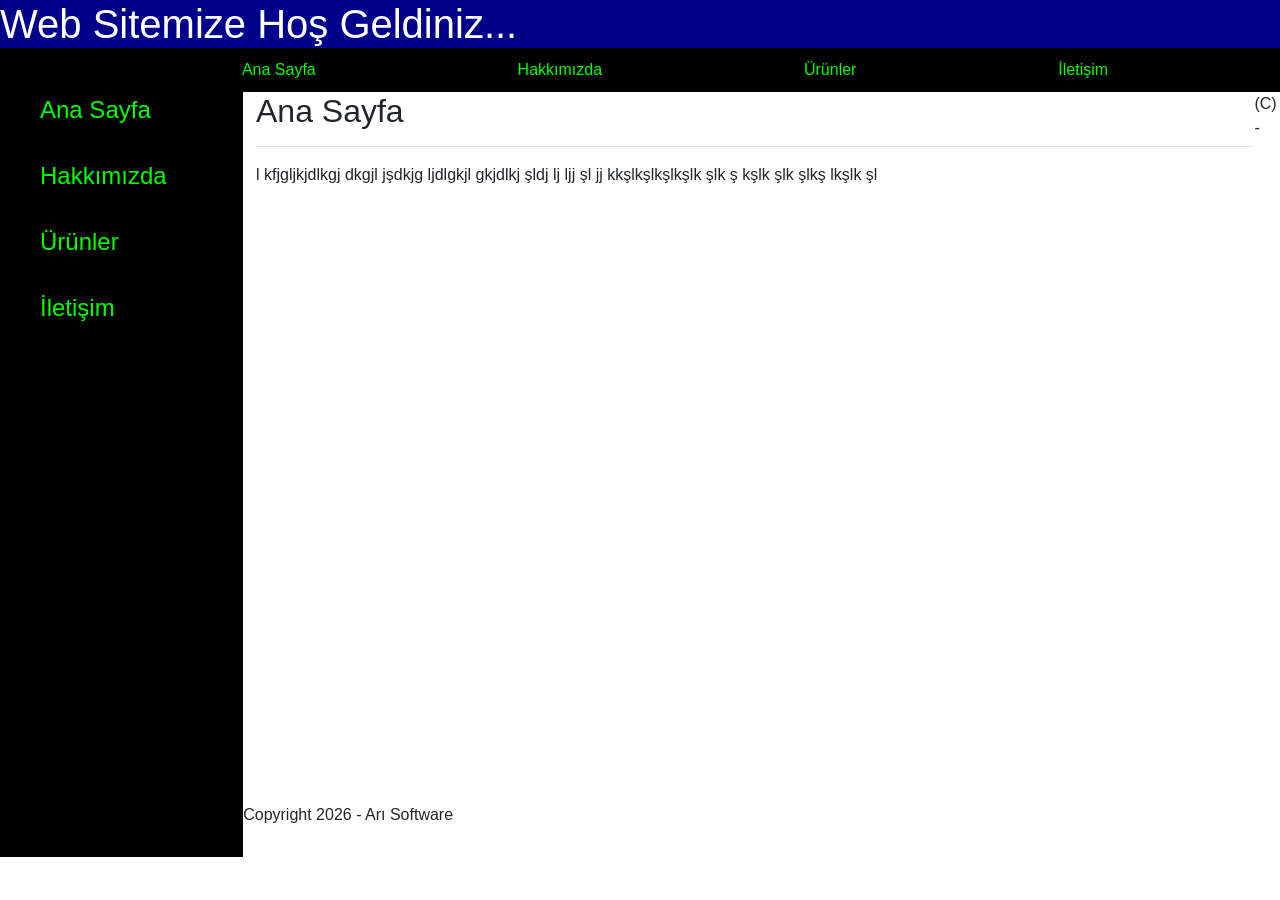
<file: WEB/calisma/index.html>
<html>
<head>
    <title>XXX Ticaret</title>
    <link href="css/site.css" rel="stylesheet" />
    <link href="images/favicon.ico" rel="icon" />
    <!--<link rel="stylesheet" href="https://cdn.jsdelivr.net/npm/bootstrap@4.4.1/dist/css/bootstrap.min.css" integrity="sha384-Vkoo8x4CGsO3+Hhxv8T/Q5PaXtkKtu6ug5TOeNV6gBiFeWPGFN9MuhOf23Q9Ifjh" crossorigin="anonymous">-->
    <link rel="stylesheet" href="css/bootstrap441/css/bootstrap.css" />
</head>
<body>

    <header>
        <h1> Web Sitemize Ho� Geldiniz... </h1>
    </header>
    
        <ul id="top-menu">
            <li><a href="index.html"> Ana Sayfa </a></li>
            <li><a href="hakkimizda.html"> Hakk�m�zda </a></li>
            <li><a href="urunler.html"> �r�nler </a></li>
            <li><a href="iletisim.html"> �leti�im </a></li>
        </ul>
   
    <div>

        <div class="sol">
            <ul id="left-menu">
                <li><a href="index.html"> Ana Sayfa </a></li>
                <li><a href="hakkimizda.html"> Hakk�m�zda </a></li>
                <li><a href="urunler.html"> �r�nler </a></li>
                <li><a href="iletisim.html"> �leti�im </a></li>
            </ul>
        </div>
        <div class="content">
            <h2> Ana Sayfa</h2>
            <hr />
            <p> l kfjgljkjdlkgj dkgjl j�dkjg ljdlgkjl gkjdlkj �ldj lj ljj �l jj kk�lk�lk�lk�lk �lk � k�lk �lk �lk� lk�lk �l</p>
        </div>

    </div>

    <footer>
        (C) - Copyright 2026 - Ar� Software
    </footer>

</body>
</html>
</file>
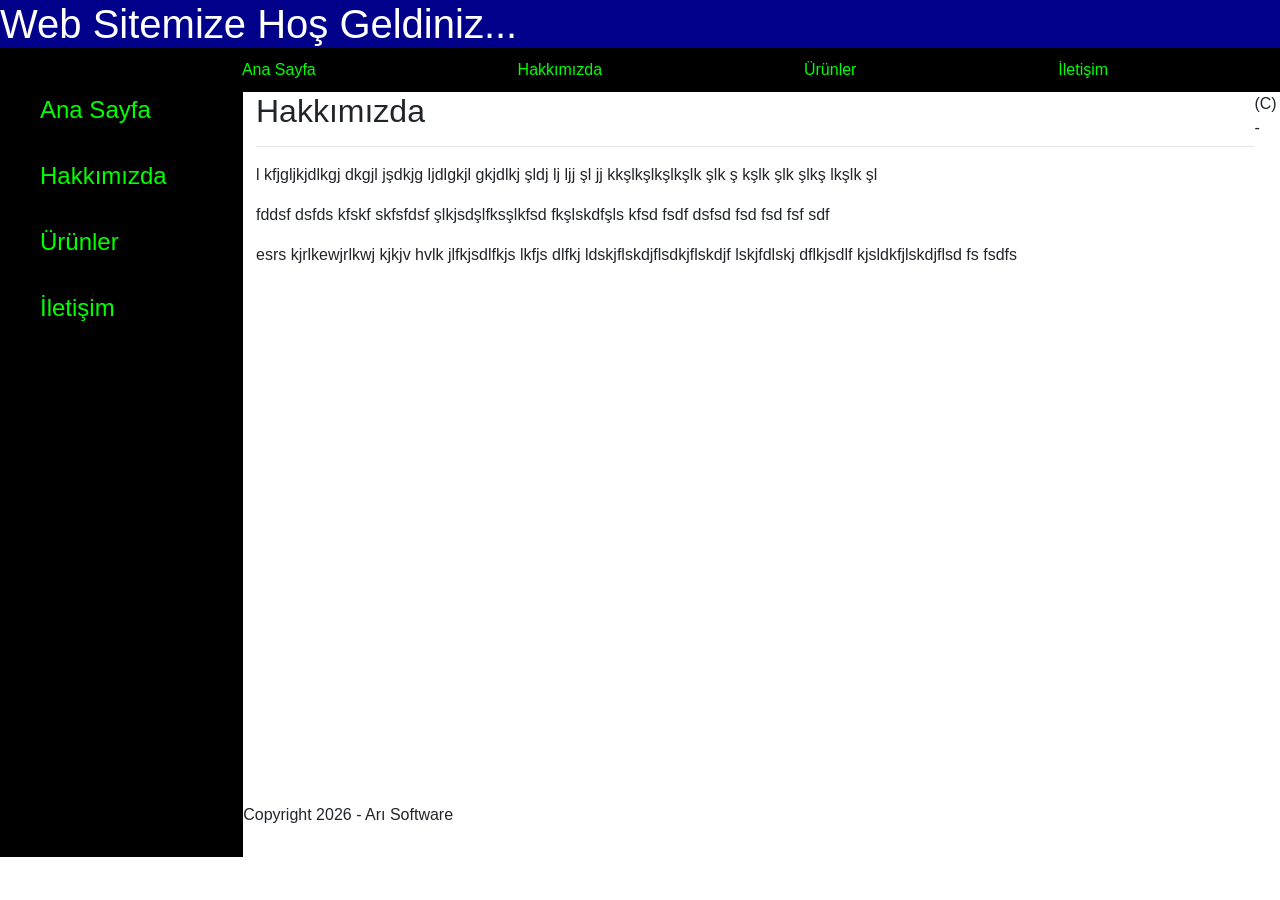
<file: WEB/calisma/hakkimizda.html>
<html>
<head>
    <title>XXX Ticaret</title>
    <link href="css/site.css" rel="stylesheet" />
    <link href="images/favicon.ico" rel="icon" />
    <!--<link rel="stylesheet" href="https://cdn.jsdelivr.net/npm/bootstrap@4.4.1/dist/css/bootstrap.min.css" integrity="sha384-Vkoo8x4CGsO3+Hhxv8T/Q5PaXtkKtu6ug5TOeNV6gBiFeWPGFN9MuhOf23Q9Ifjh" crossorigin="anonymous">-->
    
    <link rel="stylesheet" href="css/bootstrap441/css/bootstrap.css" />

</head>
<body>

    <header>
        <h1> Web Sitemize Ho� Geldiniz... </h1>
    </header>

    <ul id="top-menu">
        <li><a href="index.html"> Ana Sayfa </a></li>
        <li><a href="hakkimizda.html"> Hakk�m�zda </a></li>
        <li><a href="urunler.html"> �r�nler </a></li>
        <li><a href="iletisim.html"> �leti�im </a></li>
    </ul>

    <div>

        <div class="sol">
            <ul id="left-menu">
                <li><a href="index.html"> Ana Sayfa </a></li>
                <li><a href="hakkimizda.html"> Hakk�m�zda </a></li>
                <li><a href="urunler.html"> �r�nler </a></li>
                <li><a href="iletisim.html"> �leti�im </a></li>
            </ul>
        </div>
        <div class="content">
            <h2>Hakk�m�zda</h2>
            <hr />
            <p> l kfjgljkjdlkgj dkgjl j�dkjg ljdlgkjl gkjdlkj �ldj lj ljj �l jj kk�lk�lk�lk�lk �lk � k�lk �lk �lk� lk�lk �l</p>
            <p>
                fddsf dsfds kfskf skfsfdsf �lkjsd�lfks�lkfsd fk�lskdf�ls kfsd fsdf dsfsd fsd fsd fsf sdf
            </p>
            <p>
                esrs kjrlkewjrlkwj kjkjv hvlk jlfkjsdlfkjs lkfjs dlfkj ldskjflskdjflsdkjflskdjf lskjfdlskj dflkjsdlf kjsldkfjlskdjflsd fs fsdfs
            </p>

        </div>

    </div>

    <footer>
        (C) - Copyright 2026 - Ar� Software
    </footer>

</body>
</html>
</file>
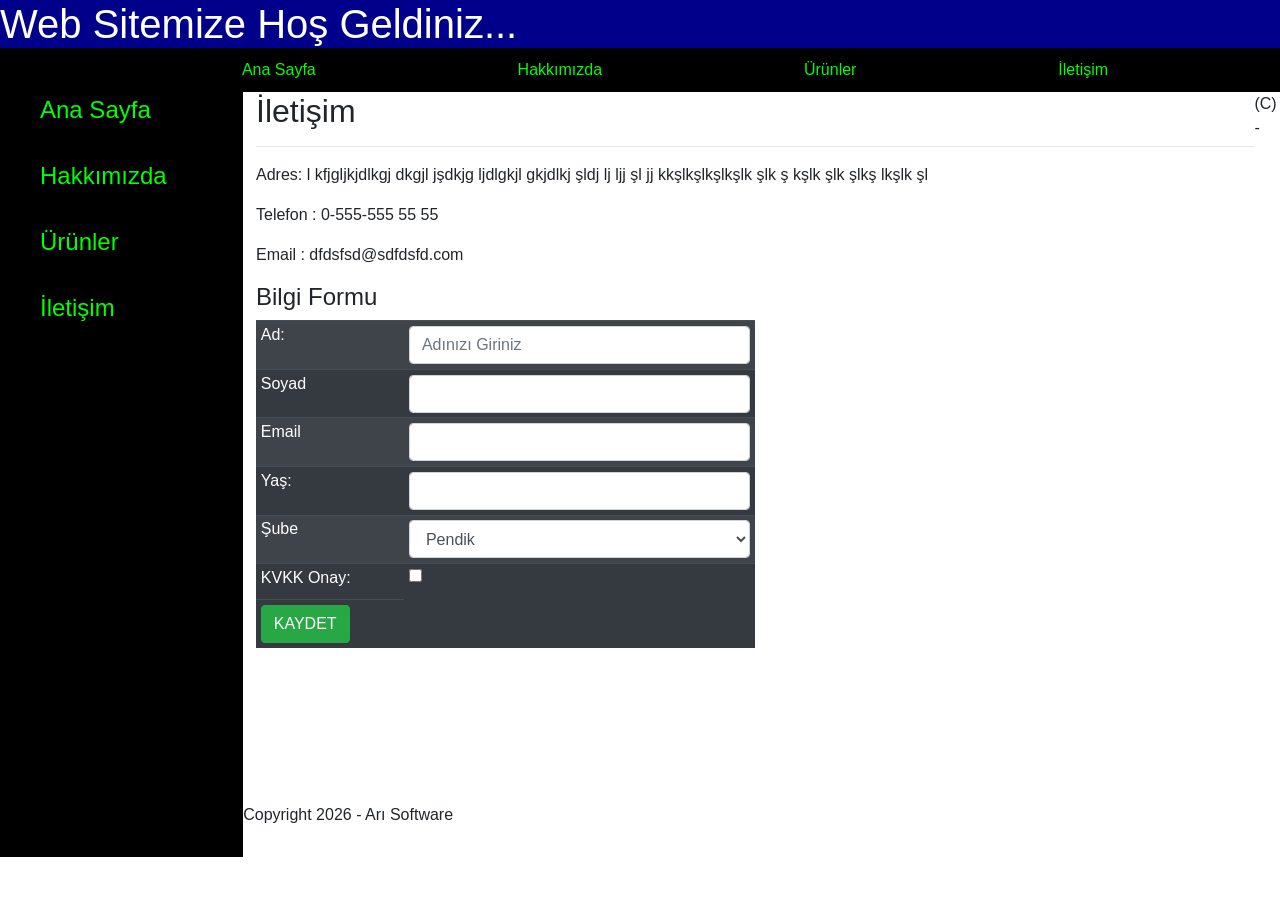
<file: WEB/calisma/iletisim.html>
<html>
<head>
    <title>XXX Ticaret</title>
    <link href="css/site.css" rel="stylesheet" />
    <link href="images/favicon.ico" rel="icon" />
    <!--<link rel="stylesheet" href="https://cdn.jsdelivr.net/npm/bootstrap@4.4.1/dist/css/bootstrap.min.css" integrity="sha384-Vkoo8x4CGsO3+Hhxv8T/Q5PaXtkKtu6ug5TOeNV6gBiFeWPGFN9MuhOf23Q9Ifjh" crossorigin="anonymous">-->

    <link rel="stylesheet" href="css/bootstrap441/css/bootstrap.css" />
</head>
<body>

    <header>
        <h1> Web Sitemize Ho� Geldiniz... </h1>
    </header>

    <ul id="top-menu">
        <li><a href="index.html"> Ana Sayfa </a></li>
        <li><a href="hakkimizda.html"> Hakk�m�zda </a></li>
        <li><a href="urunler.html"> �r�nler </a></li>
        <li><a href="iletisim.html"> �leti�im </a></li>
    </ul>

    <div>

        <div class="sol">
            <ul id="left-menu">
                <li><a href="index.html"> Ana Sayfa </a></li>
                <li><a href="hakkimizda.html"> Hakk�m�zda </a></li>
                <li><a href="urunler.html"> �r�nler </a></li>
                <li><a href="iletisim.html"> �leti�im </a></li>
            </ul>
        </div>
        <div class="content">
            <h2>�leti�im</h2>
            <hr />
            <p>Adres: l kfjgljkjdlkgj dkgjl j�dkjg ljdlgkjl gkjdlkj �ldj lj ljj �l jj kk�lk�lk�lk�lk �lk � k�lk �lk �lk� lk�lk �l</p>
            <p>Telefon : 0-555-555 55 55</p>
            <p>Email : dfdsfsd@sdfdsfd.com</p>

            <h4>Bilgi Formu</h4>
            <table class="w-50 table table-sm table-striped table-dark table-hover">
                <tr>
                    <td><label>Ad:</label> </td>
                    <td><input class="form-control" type="text" placeholder="Ad�n�z� Giriniz" /></td>
                </tr>
                <tr>
                    <td><label>Soyad</label></td>
                    <td><input class="form-control" type="text" /></td>
                </tr>
                <tr>
                    <td><label>Email</label></td>
                    <td><input  class="form-control" type="email" /></td>
                </tr>
                <tr>
                    <td><label>Ya�:</label></td>
                    <td><input class="form-control" type="number" /></td>
                </tr>
                <tr>
                    <td><label>�ube</label></td>
                    <td>
                        <select  class="form-control">
                            <option>Pendik</option>
                            <option>Kad�k�y</option>
                            <option>�irinevler</option>
                        </select>

                    </td>
                </tr>
                <tr>
                    <td><label>KVKK Onay:</label></td>
                    <td><input type="checkbox" /></td>
                </tr>
                <tr></tr>
                <tr>
                    <td>
                        <input  class="btn btn-success" type="button" value="KAYDET" title="Kaydetmek i�in t�kla." />
                    </td>
                </tr>
            </table>

        </div>

    </div>

    <footer>
        (C) - Copyright 2026 - Ar� Software
    </footer>

</body>
</html>
</file>
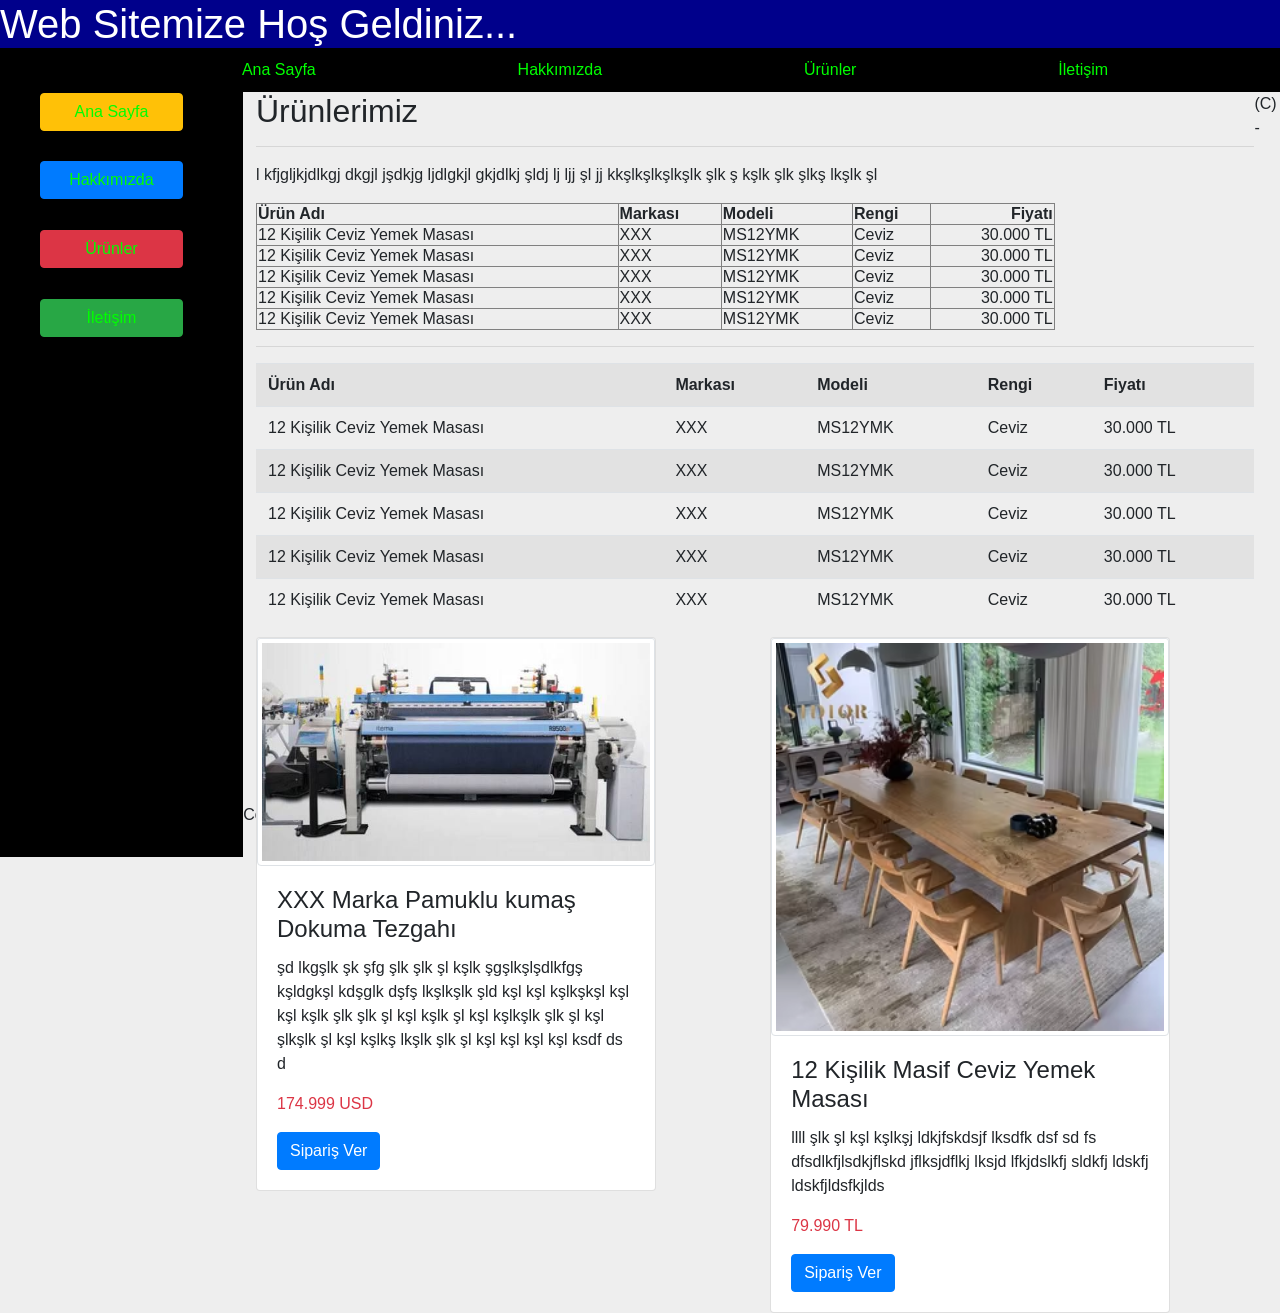
<file: WEB/calisma/urunler.html>
<html>
<head>
    <title>XXX Ticaret</title>

    <link href="images/favicon.ico" rel="icon" />
    <!--<link rel="stylesheet" href="https://cdn.jsdelivr.net/npm/bootstrap@4.4.1/dist/css/bootstrap.min.css" integrity="sha384-Vkoo8x4CGsO3+Hhxv8T/Q5PaXtkKtu6ug5TOeNV6gBiFeWPGFN9MuhOf23Q9Ifjh" crossorigin="anonymous">-->
    <link rel="stylesheet" href="css/bootstrap441/css/bootstrap.css" />
    <link href="css/site.css" rel="stylesheet" />

</head>
<body>

    <header>
        <h1> Web Sitemize Ho� Geldiniz... </h1>
    </header>

    <ul id="top-menu">
        <li><a href="index.html"> Ana Sayfa </a></li>
        <li><a href="hakkimizda.html"> Hakk�m�zda </a></li>
        <li><a href="urunler.html"> �r�nler </a></li>
        <li><a href="iletisim.html"> �leti�im </a></li>
    </ul>

    <div>

        <div class="sol">
            <ul id="left-menu">
                <li><a href="index.html" class="btn btn-warning w-75">Ana Sayfa</a></li>
                <li><a href="hakkimizda.html" class="btn btn-primary w-75">Hakk�m�zda</a></li>
                <li><a href="urunler.html" class="btn btn-danger w-75">�r�nler</a></li>
                <li><a href="iletisim.html" class="btn btn-success w-75">�leti�im</a></li>
            </ul>
        </div>
        <div class="content">
            <h2>�r�nlerimiz</h2>
            <hr />
            <p> l kfjgljkjdlkgj dkgjl j�dkjg ljdlgkjl gkjdlkj �ldj lj ljj �l jj kk�lk�lk�lk�lk �lk � k�lk �lk �lk� lk�lk �l</p>
            <table border="1" width="80%">
                <tr>
                    <th style="text-align: left;">�r�n Ad�</th>
                    <th style="text-align: left;">Markas�</th>
                    <th style="text-align: left;">Modeli</th>
                    <th style="text-align: left;">Rengi</th>
                    <th style="text-align: right;">Fiyat�</th>
                </tr>

                <tr>
                    <td>12 Ki�ilik Ceviz Yemek Masas�</td>
                    <td>XXX</td>
                    <td>MS12YMK</td>
                    <td>Ceviz</td>
                    <td style="text-align: right;">30.000 TL</td>
                </tr>

                <tr>
                    <td>12 Ki�ilik Ceviz Yemek Masas�</td>
                    <td>XXX</td>
                    <td>MS12YMK</td>
                    <td>Ceviz</td>
                    <td style="text-align: right;">30.000 TL</td>
                </tr>

                <tr>
                    <td>12 Ki�ilik Ceviz Yemek Masas�</td>
                    <td>XXX</td>
                    <td>MS12YMK</td>
                    <td>Ceviz</td>
                    <td style="text-align: right;">30.000 TL</td>
                </tr>

                <tr>
                    <td>12 Ki�ilik Ceviz Yemek Masas�</td>
                    <td>XXX</td>
                    <td>MS12YMK</td>
                    <td>Ceviz</td>
                    <td style="text-align: right;">30.000 TL</td>
                </tr>

                <tr>
                    <td>12 Ki�ilik Ceviz Yemek Masas�</td>
                    <td>XXX</td>
                    <td>MS12YMK</td>
                    <td>Ceviz</td>
                    <td style="text-align: right;">30.000 TL</td>
                </tr>
            </table>

            <hr />

            <table class="table table-striped table-hover">
                <tr>
                    <th>�r�n Ad�</th>
                    <th>Markas�</th>
                    <th>Modeli</th>
                    <th>Rengi</th>
                    <th>Fiyat�</th>
                </tr>

                <tr>
                    <td>12 Ki�ilik Ceviz Yemek Masas�</td>
                    <td>XXX</td>
                    <td>MS12YMK</td>
                    <td>Ceviz</td>
                    <td>30.000 TL</td>
                </tr>

                <tr>
                    <td>12 Ki�ilik Ceviz Yemek Masas�</td>
                    <td>XXX</td>
                    <td>MS12YMK</td>
                    <td>Ceviz</td>
                    <td>30.000 TL</td>
                </tr>

                <tr>
                    <td>12 Ki�ilik Ceviz Yemek Masas�</td>
                    <td>XXX</td>
                    <td>MS12YMK</td>
                    <td>Ceviz</td>
                    <td>30.000 TL</td>
                </tr>

                <tr>
                    <td>12 Ki�ilik Ceviz Yemek Masas�</td>
                    <td>XXX</td>
                    <td>MS12YMK</td>
                    <td>Ceviz</td>
                    <td>30.000 TL</td>
                </tr>

                <tr>
                    <td>12 Ki�ilik Ceviz Yemek Masas�</td>
                    <td>XXX</td>
                    <td>MS12YMK</td>
                    <td>Ceviz</td>
                    <td>30.000 TL</td>
                </tr>
            </table>

            <div class="row">
                <div class="col">
                    <div class="card" style="width:400px">
                        <img class="card-img-top img-thumbnail" src="images/makina.jfif" alt="XXX Marka Dokuma Makinas�">
                        <div class="card-body">
                            <h4 class="card-title">XXX Marka Pamuklu kuma� Dokuma Tezgah� </h4>
                            <p class="card-text">�d lkg�lk �k �fg �lk �lk �l k�lk �g�lk�l�dlkfg� k�ldgk�l kd�glk d�f� lk�lk�lk �ld k�l k�l k�lk�k�l k�l k�l k�lk �lk �lk �l k�l k�lk �l k�l k�lk�lk �lk �l k�l �lk�lk �l k�l k�lk� lk�lk �lk �l k�l k�l k�l k�l ksdf ds d</p>
                            <p class="card-text text-danger"> 174.999 USD</p>
                            <a href="#" class="btn btn-primary">Sipari� Ver</a>
                        </div>
                    </div>
                </div>

                <div class="col">
                    <div class="card" style="width:400px">
                        <img class="card-img-top img-thumbnail" src="images/masa12ceviz.avif" alt="12 Ki�ilik Masif Ceviz Yemek Masas�">
                        <div class="card-body">
                            <h4 class="card-title">12 Ki�ilik Masif Ceviz Yemek Masas� </h4>
                            <p class="card-text">llll �lk �l k�l k�lk�j ldkjfskdsjf lksdfk dsf sd fs dfsdlkfjlsdkjflskd jflksjdflkj lksjd lfkjdslkfj sldkfj ldskfj ldskfjldsfkjlds</p>
                            <p class="card-text text-danger"> 79.990 TL</p>
                            <a href="#" class="btn btn-primary">Sipari� Ver</a>
                        </div>
                    </div>

                </div>
            </div>
        </div>

    </div>

    <footer>
        (C) - Copyright 2026 - Ar� Software
    </footer>

</body>
</html>
</file>
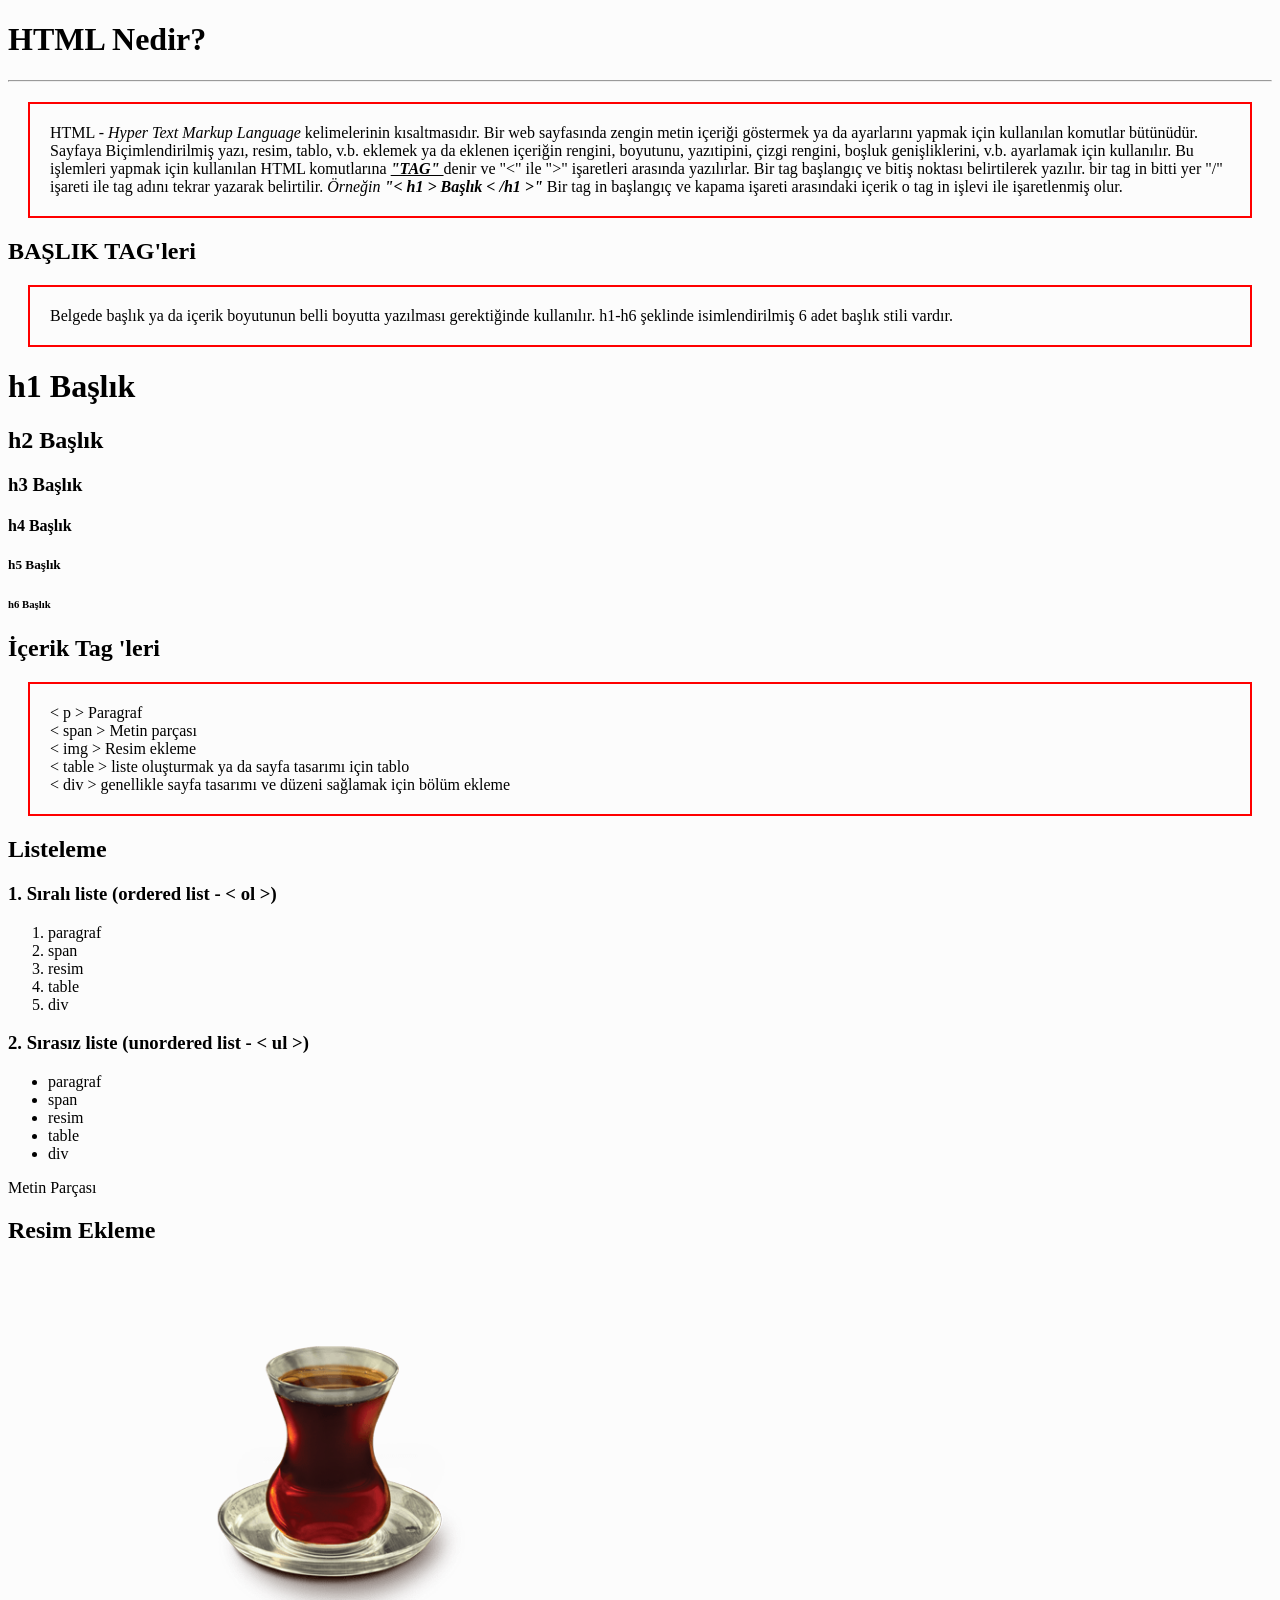
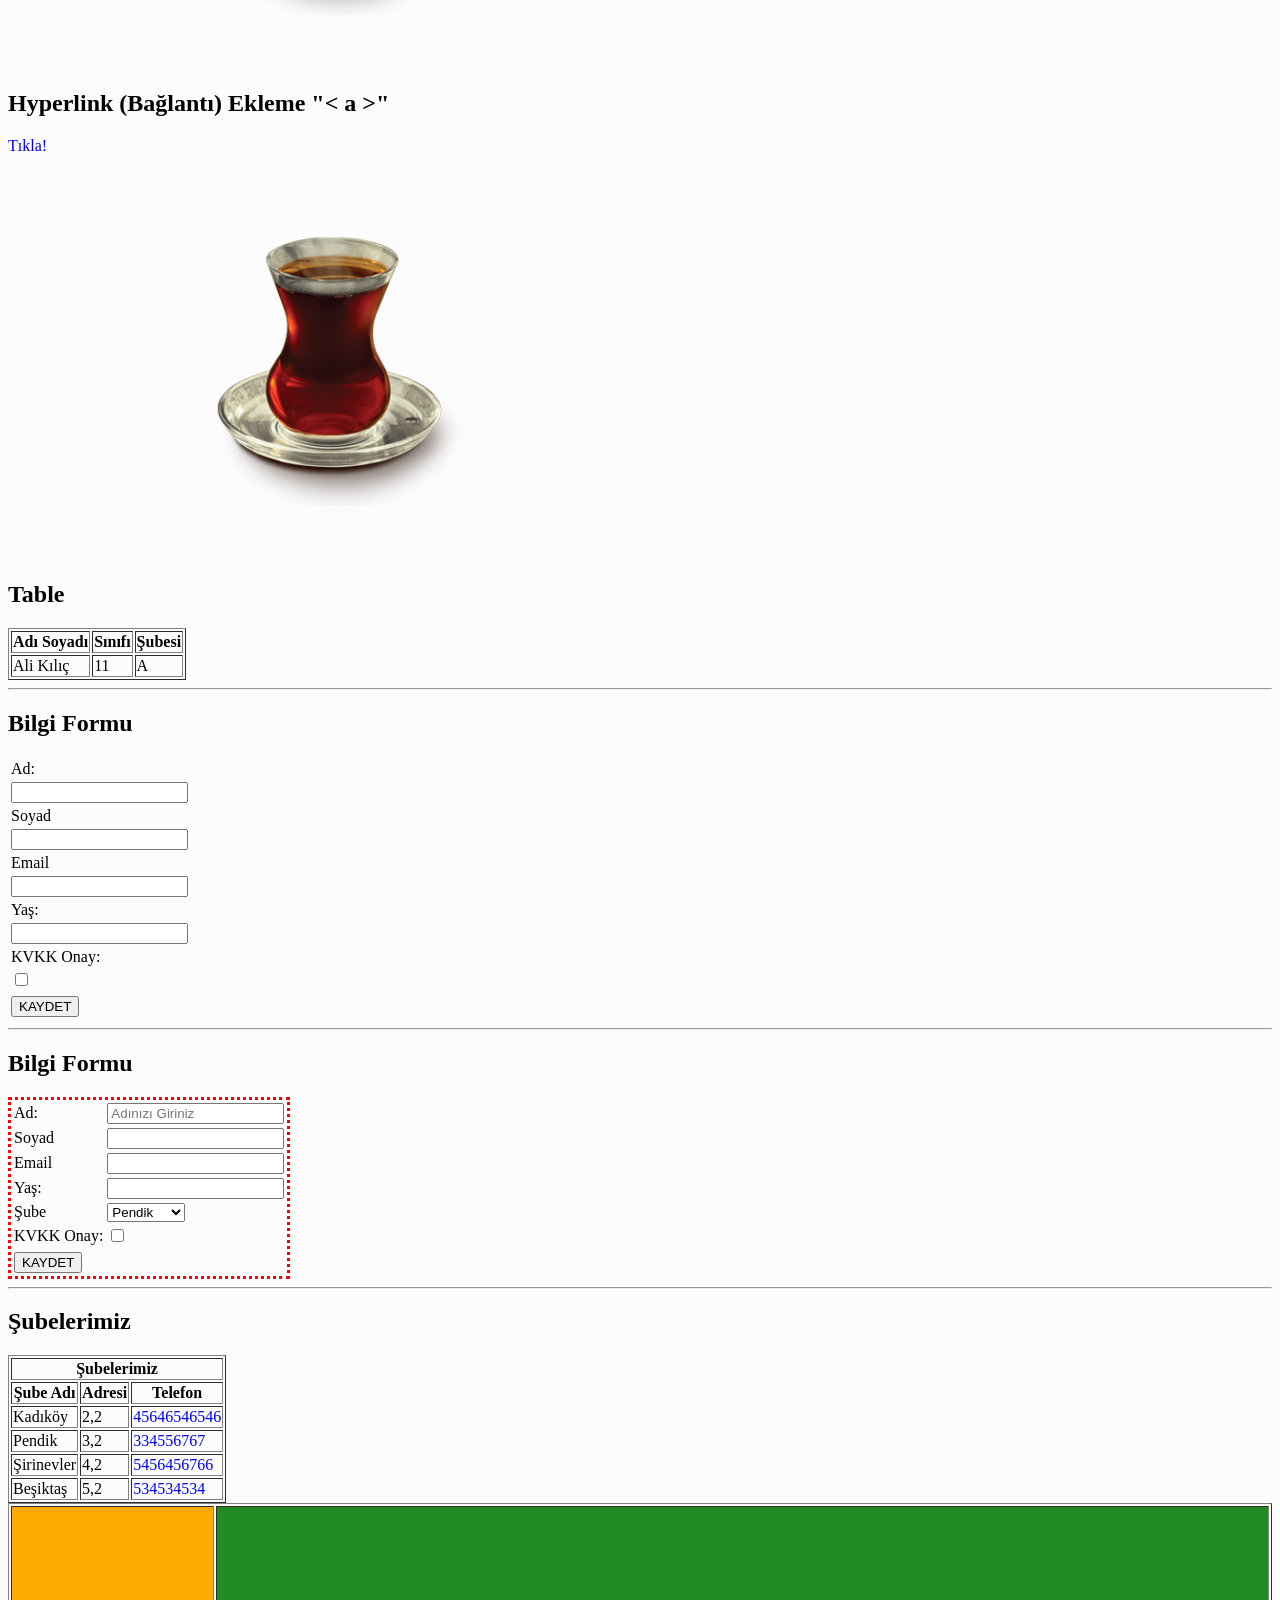
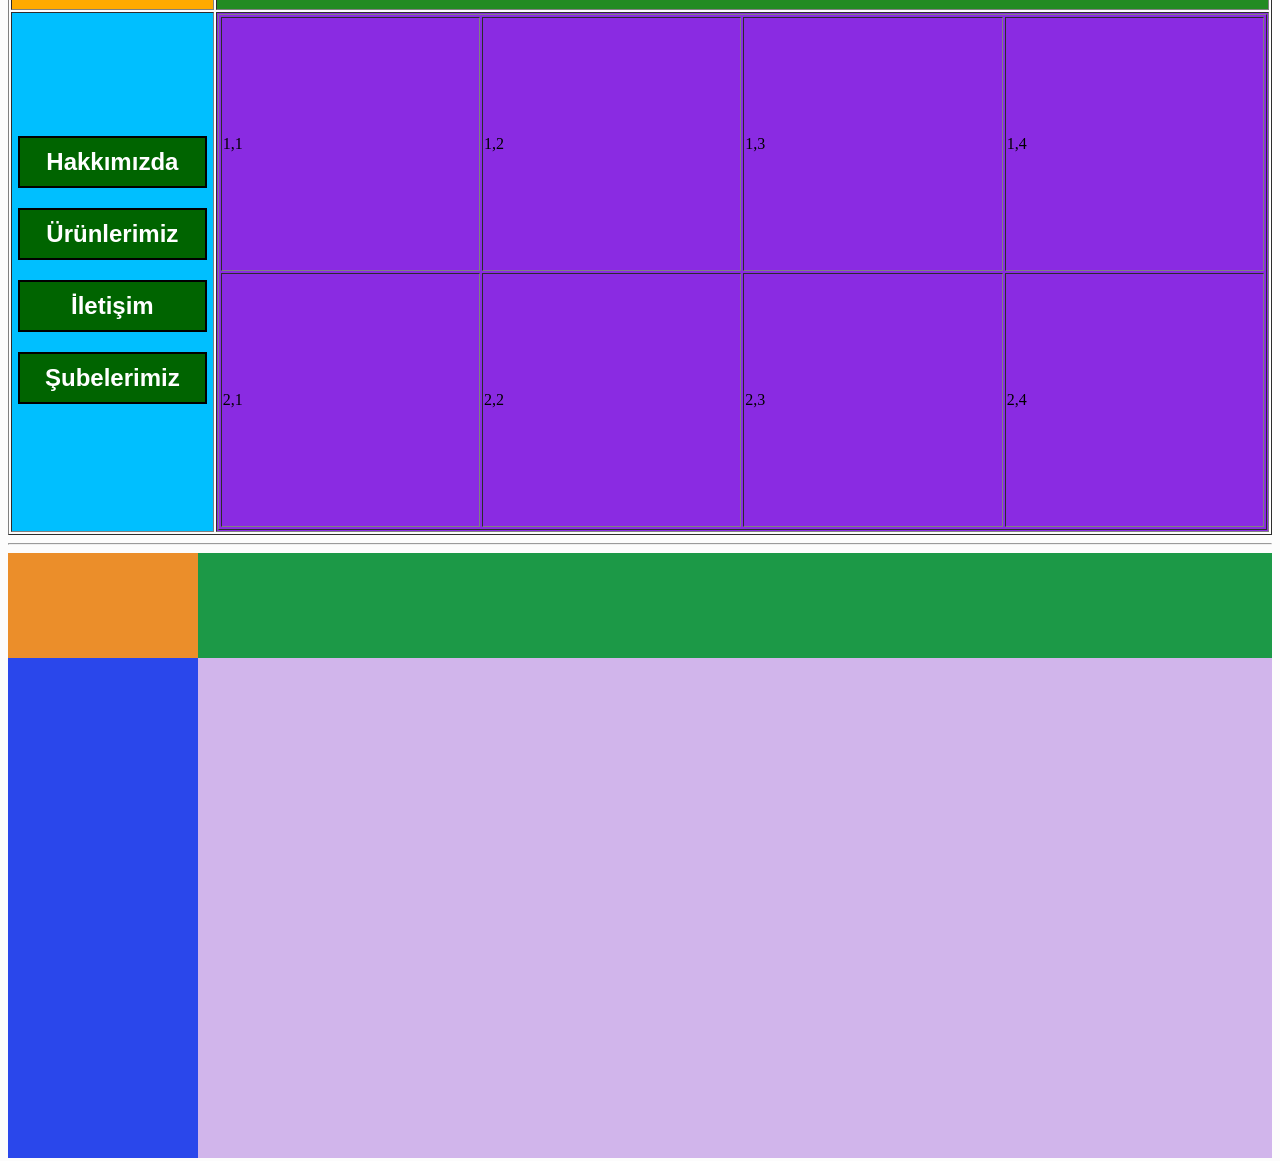
<file: WEB/HTML/HTML.html>
<!Doctype html>
<html>
<head>
    <title>Vedat Web Sitesi</title>
    <meta charset="utf-8">

    <!--INTERNAL Stil ayarı : Sayfa içi stil tanımı -->
    <!--<style>
        sayfa içi css ayarları buradan alınarak external site.css dosyasına taşındı.

    </style>-->

    <link href="site.css" type="text/css" rel="stylesheet" />



</head>
<body>
    <h1>HTML Nedir? </h1>
    <hr />
    <p>HTML - <i>Hyper Text Markup Language</i> kelimelerinin kısaltmasıdır. Bir web sayfasında zengin metin içeriği göstermek ya da ayarlarını yapmak için kullanılan komutlar bütünüdür. Sayfaya Biçimlendirilmiş yazı, resim, tablo, v.b. eklemek ya da eklenen içeriğin rengini, boyutunu, yazıtipini, çizgi rengini, boşluk genişliklerini, v.b. ayarlamak için kullanılır. Bu işlemleri yapmak için kullanılan <span> HTML </span> komutlarına <b><u><i> "TAG" </i></u></b> denir ve "<" ile ">" işaretleri arasında yazılırlar. Bir tag başlangıç ve bitiş noktası belirtilerek yazılır. bir tag in bitti yer "/" işareti ile tag adını tekrar yazarak belirtilir. <em> Örneğin <strong> "< h1 > Başlık < /h1 >" </strong> </em> Bir tag in başlangıç ve kapama işareti arasındaki içerik o tag in işlevi ile işaretlenmiş olur. </p>

    <h2>BAŞLIK TAG'leri</h2>
    <p> Belgede başlık ya da içerik boyutunun belli boyutta yazılması gerektiğinde kullanılır. h1-h6 şeklinde isimlendirilmiş 6 adet başlık stili vardır. </p>

    <h1> h1 Başlık </h1>
    <h2> h2 Başlık</h2>
    <h3> h3 Başlık</h3>
    <h4> h4 Başlık</h4>
    <h5> h5 Başlık</h5>
    <h6> h6 Başlık</h6>

    <h2> İçerik Tag 'leri </h2>
    <p>
        < p > Paragraf  <br />
        < span > Metin parçası <br />
        < img > Resim ekleme <br />
        < table > liste oluşturmak ya da sayfa tasarımı için tablo <br />
        < div > genellikle sayfa tasarımı ve düzeni sağlamak için bölüm ekleme
    </p>

    <h2> Listeleme </h2>
    <h3> 1. Sıralı liste (ordered list - < ol >)  </h3>
    <ol>
        <li>paragraf </li>
        <li>span </li>
        <li>resim </li>
        <li>table </li>
        <li>div </li>
    </ol>
    <h3> 2. Sırasız liste (unordered list - < ul >)  </h3>
    <ul>
        <li>paragraf </li>
        <li>span </li>
        <li>resim </li>
        <li>table </li>
        <li>div </li>
    </ul>

    <span>Metin Parçası</span>

    <h2> Resim Ekleme </h2>
    <img src="images/cay.png" width="50%" alt="İnce Belli Cam Bardakta Mis Gibi Türk Çayı" title="İnce Belli Cam Bardakta Mis Gibi Türk Çayı" />

    <h2> Hyperlink (Bağlantı) Ekleme "< a >" </h2>

    <a href="helloworld.html" target="_blank"> Tıkla! </a> <br />

    <a href="https://www.aribilgi.com" target="_blank">  <img src="images/cay.png" width="50%" alt="İnce Belli Cam Bardakta Mis Gibi Türk Çayı" title="İnce Belli Cam Bardakta Mis Gibi Türk Çayı" /> </a>


    <h2> Table  </h2>
    <table border="1">
        <tr>
            <th>Adı Soyadı</th>
            <th>Sınıfı</th>
            <th>Şubesi</th>
        </tr>

        <tr>
            <td>Ali Kılıç</td>
            <td>11</td>
            <td>A</td>
        </tr>
    </table>

    <hr />
    <h2> Bilgi Formu </h2>

    <table>
        <tr><td><label>Ad:</label> </td></tr>
        <tr><td><input type="text" /></td></tr>
        <tr><td><label>Soyad</label></td></tr>
        <tr><td><input type="text" /></td></tr>
        <tr><td><label>Email</label></td></tr>
        <tr><td><input type="email" /></td></tr>
        <tr><td><label>Yaş:</label></td></tr>
        <tr><td><input type="number" /></td></tr>
        <tr><td><label>KVKK Onay:</label></td></tr>
        <tr><td><input type="checkbox" /></td></tr>
        <tr></tr>
        <tr><td><input type="button" value="KAYDET" title="Kaydetmek için tıkla." /></td></tr>
    </table>
    <hr />
    <h2> Bilgi Formu </h2>

    <table id="iletisim">
        <tr>
            <td><label>Ad:</label> </td>
            <td><input type="text" placeholder="Adınızı Giriniz" /></td>
        </tr>
        <tr>
            <td><label>Soyad</label></td>
            <td><input type="text" /></td>
        </tr>
        <tr>
            <td><label>Email</label></td>
            <td><input type="email" /></td>
        </tr>
        <tr>
            <td><label>Yaş:</label></td>
            <td><input type="number" /></td>
        </tr>
        <tr>
            <td><label>Şube</label></td>
            <td>
                <select>
                    <option>Pendik</option>
                    <option>Kadıköy</option>
                    <option>Şirinevler</option>
                </select>

            </td>
        </tr>
        <tr>
            <td><label>KVKK Onay:</label></td>
            <td><input type="checkbox" /></td>
        </tr>
        <tr></tr>
        <tr>
            <td>
                <input type="button" value="KAYDET" title="Kaydetmek için tıkla." />
            </td>
        </tr>
    </table>
    <hr />

    <h2> Şubelerimiz </h2>

    <table border="1">
        <tr>
            <th colspan="3" align="center"> Şubelerimiz </th>
        </tr>

        <tr>
            <th> Şube Adı </th>
            <th> Adresi </th>
            <th> Telefon </th>
        </tr>

        <tr>
            <td> Kadıköy </td>
            <td> 2,2 </td>
            <td> <a href="#"> 45646546546 </a>  </td>
        </tr>

        <tr>
            <td> Pendik </td>
            <td> 3,2 </td>
            <td> <a href="#"> 334556767 </a>  </td>
        </tr>

        <tr>
            <td> Şirinevler </td>
            <td> 4,2 </td>
            <td> <a href="#"> 5456456766 </a>  </td>
        </tr>

        <tr>
            <td> Beşiktaş </td>
            <td> 5,2 </td>
            <td> <a href="#"> 534534534 </a>  </td>
        </tr>

    </table>


    <table border="1" width="100%">
        <tr>
            <td width="15%" height="100px" style="background-color:#ffAA00"></td>
            <td width="85%" style="background-color:forestgreen"></td>
        </tr>

        <tr>
            <td height="500px" style="background-color:deepskyblue">
                <!--INLINE stil tanımı-->
                <!--<ul style="list-style:none;padding:0px 5px 0px 5px;">
                    <li style="font-family:'Segoe UI', Tahoma, Geneva, Verdana, sans-serif;font-size:x-large;color:white;background-color:darkred;font-weight:700;border:2px solid black;margin-bottom:20px; padding:10px 25px 10px 25px; text-align:center;">Hakkımızda</li>
                    <li style="font-family:'Segoe UI', Tahoma, Geneva, Verdana, sans-serif;font-size:x-large;color:white;background-color:darkred;font-weight:700;border:2px solid black;margin-bottom:20px; padding:10px 25px 10px 25px; text-align:center;">Ürünlerimiz</li>
                    <li style="font-family:'Segoe UI', Tahoma, Geneva, Verdana, sans-serif;font-size:x-large;color:white;background-color:darkred;font-weight:700;border:2px solid black;margin-bottom:20px; padding:10px 25px 10px 25px; text-align:center;">İletişim</li>
                    <li style="font-family:'Segoe UI', Tahoma, Geneva, Verdana, sans-serif;font-size:x-large;color:white;background-color:darkred;font-weight:700;border:2px solid black;margin-bottom:20px; padding:10px 25px 10px 25px; text-align:center;">Şubelerimiz</li>
                </ul>-->

                <ul id="menu">
                    <a href="#">
                    <li class="menuItem">Hakkımızda</li> </a>
                    <a href="#">
                    <li class="menuItem">Ürünlerimiz</li> </a>
                    <a href="#">
                    <li class="menuItem">İletişim</li> </a>
                    <a href="#">
                    <li class="menuItem">Şubelerimiz</li> </a>
                </ul>


            </td>
            <td style="background-color:blueviolet">
                <table border="1" width="100%">
                    <tr>
                        <td height="250px">1,1</td>
                        <td>1,2</td>
                        <td>1,3</td>
                        <td>1,4</td>
                    </tr>
                    <tr>
                        <td height="250px">2,1</td>
                        <td>2,2</td>
                        <td>2,3</td>
                        <td>2,4</td>
                    </tr>
                </table>
            </td>
        </tr>

    </table>

    <hr />


    <div id="AnaDiv">
        <div id="SolUstDiv"></div><div id="SagUstDiv"></div><div id="SolAltDiv"></div><div id="SagAltDiv"></div>
    </div>




</body>
</html>
</file>
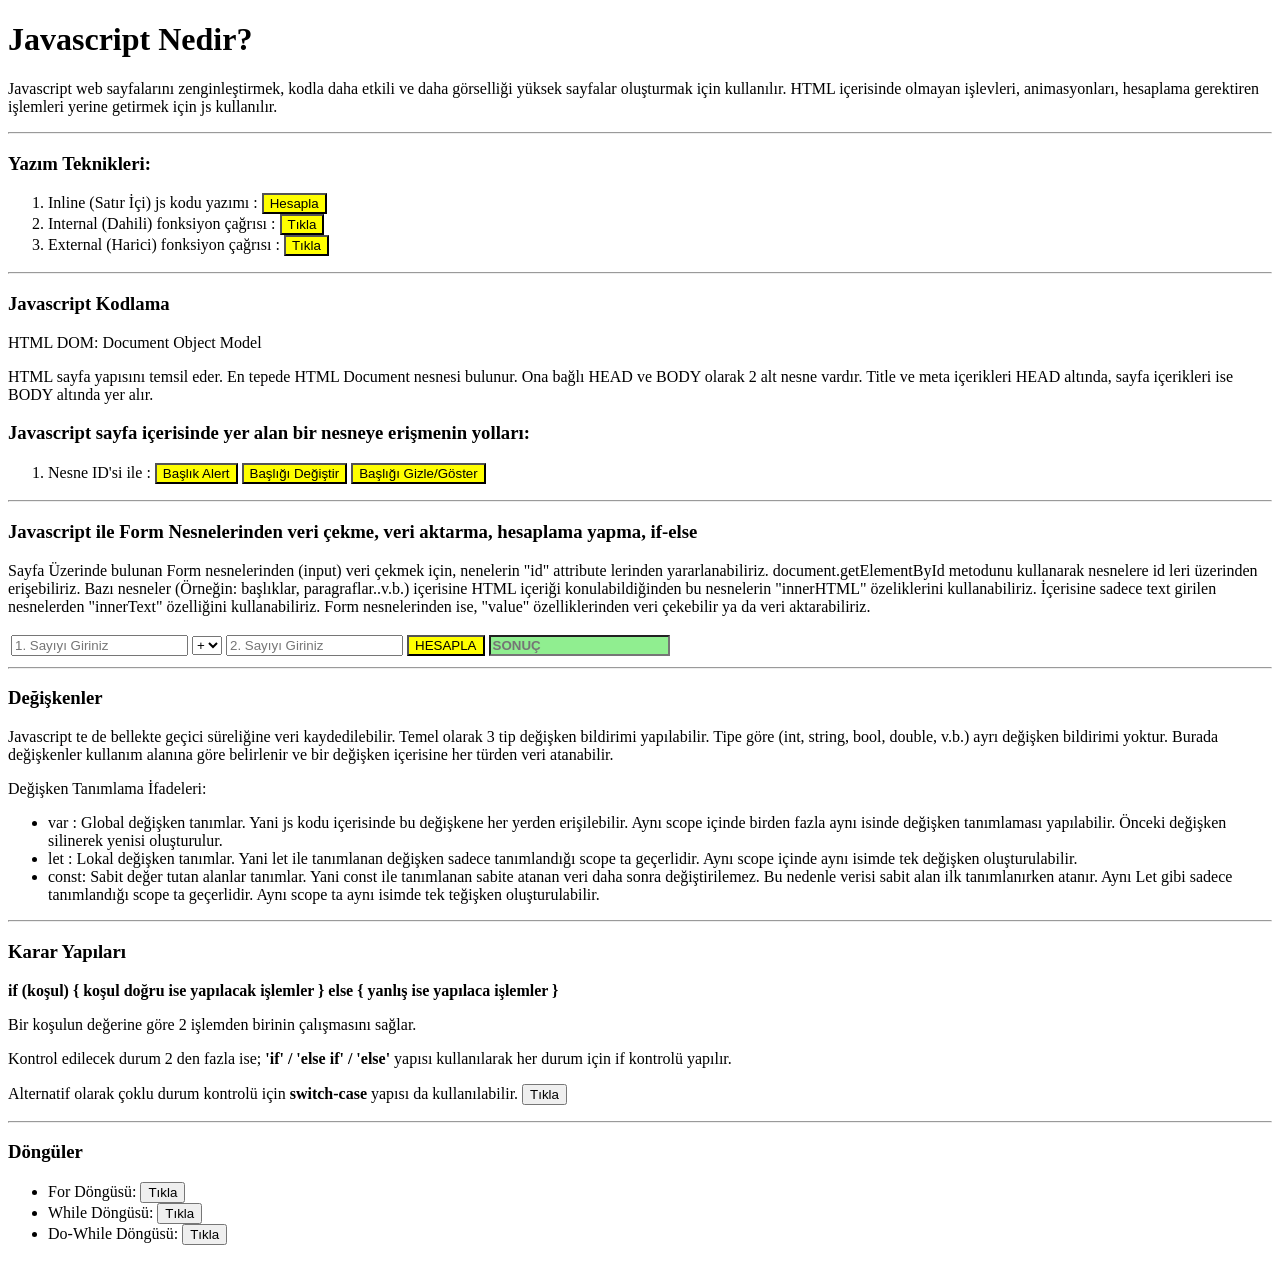
<file: WEB/Javascript/javascript.html>
<!DOCTYPE html>
<html lang="tr">
<head>
    <title> JavaScript Nedir? </title>
    <meta charset="utf-8" />
    <script>

        function MesajVer() {
            alert('Merhaba Dünya');
        }

        /* alert('Merhaba Dünya'); */
    </script>

    <script src="script.js" type="text/javascript"></script>

    <style>

        .button {
            background-color:yellow;
            
        }

        #sonuc {
            background-color:lightgreen;
            font-weight : 700;
        }


    </style>


</head>

<body onload="MesajVer()">
    <h1 id="baslik">Javascript Nedir?</h1>
    <p>Javascript web sayfalarını zenginleştirmek, kodla daha etkili ve daha görselliği yüksek sayfalar oluşturmak için kullanılır. HTML içerisinde olmayan işlevleri, animasyonları, hesaplama gerektiren işlemleri yerine getirmek için js kullanılır.</p>
    <hr />
    <h3> Yazım Teknikleri:</h3>
    <ol>
        <li>
            Inline (Satır İçi) js kodu yazımı :
            <input class="button" type="button" value="Hesapla" onclick="alert('xxxxx');" />
        </li>
        <li>
            Internal (Dahili) fonksiyon çağrısı :
            <input class="button" type="button" value="Tıkla" onclick="MesajVer();" />
        </li>
        <li>
            External (Harici) fonksiyon çağrısı :
            <input class="button" type="button" value="Tıkla" onclick="HariciMesajVer();" />
        </li>
    </ol>
<hr />
    <h3>Javascript Kodlama</h3>
    <p>HTML DOM: Document Object Model</p>
    <p> HTML sayfa yapısını temsil eder. En tepede HTML Document nesnesi bulunur. Ona bağlı HEAD ve BODY olarak 2 alt nesne vardır. Title ve meta içerikleri HEAD altında, sayfa içerikleri ise BODY altında yer alır.</p>
    <h3> Javascript sayfa içerisinde yer alan bir nesneye erişmenin yolları:</h3>
    <ol>
        <li>
            Nesne ID'si ile :
            <input class="button" type="button" value="Başlık Alert" onclick="BaslikAlert();" />
            <input class="button" type="button" value="Başlığı Değiştir" onclick="BaslikDegistir();" />
            <input class="button" type="button" value="Başlığı Gizle/Göster" onclick="BaslikGizleGoster();" />
        </li>
    </ol>
    
    <hr />

    <h3>Javascript ile Form Nesnelerinden veri çekme, veri aktarma, hesaplama yapma, if-else </h3>
    <p>Sayfa Üzerinde bulunan Form nesnelerinden (input) veri çekmek için, nenelerin "id" attribute lerinden yararlanabiliriz. document.getElementById metodunu kullanarak nesnelere id leri üzerinden erişebiliriz. Bazı nesneler (Örneğin: başlıklar, paragraflar..v.b.) içerisine HTML içeriği konulabildiğinden bu nesnelerin "innerHTML" özeliklerini kullanabiliriz. İçerisine sadece text girilen nesnelerden "innerText" özelliğini kullanabiliriz. Form nesnelerinden ise, "value" özelliklerinden veri çekebilir ya da veri aktarabiliriz. </p>
    <table>
        <tr>
            <td><input type="number" id="s1" placeholder="1. Sayıyı Giriniz" /> </td>
            
            <td>
                <select id="oprt">
                    <option>+</option>
                    <option>-</option>
                    <option>*</option>
                    <option>/</option>
                </select>

            </td>

            <td><input type="number" id="s2" placeholder="2. Sayıyı Giriniz"/></td>
            <td><input class="button" type="button" value="HESAPLA" onclick="Hesapla();" /></td>
            <td><input type="number" id="sonuc" placeholder="SONUÇ"  /></td>
        </tr>

    </table>

    <hr />
    <h3>Değişkenler</h3>
    <p>Javascript te de bellekte geçici süreliğine veri kaydedilebilir. Temel olarak 3 tip değişken bildirimi yapılabilir. Tipe göre (int, string, bool, double, v.b.) ayrı değişken bildirimi yoktur. Burada değişkenler kullanım alanına göre belirlenir ve bir değişken içerisine her türden veri atanabilir.</p>
    <p>Değişken Tanımlama İfadeleri:</p>
    <ul>
        <li title="Sonuç için tıkla" onclick="DegiskenlerVar();">var : Global değişken tanımlar. Yani js kodu içerisinde bu değişkene her yerden erişilebilir. Aynı scope içinde birden fazla aynı isinde değişken tanımlaması yapılabilir. Önceki değişken silinerek yenisi oluşturulur.</li>
        <li title="Sonuç için tıkla" onclick="DegiskenlerLet();">let : Lokal değişken tanımlar. Yani let ile tanımlanan değişken sadece tanımlandığı scope ta geçerlidir. Aynı scope içinde aynı isimde tek değişken oluşturulabilir. </li>
        <li title="Sonuç için tıkla" onclick="DegiskenlerConst();">const: Sabit değer tutan alanlar tanımlar. Yani const ile tanımlanan sabite atanan veri daha sonra değiştirilemez. Bu nedenle verisi sabit alan ilk tanımlanırken atanır. Aynı Let gibi sadece tanımlandığı scope ta geçerlidir. Aynı scope ta aynı isimde tek teğişken oluşturulabilir.</li>
    </ul>
    
    <hr />
    <h3>Karar Yapıları</h3>
    <p><strong>if (koşul) { koşul doğru ise yapılacak işlemler  } else { yanlış ise yapılaca işlemler } </strong> </p>
    <p>Bir koşulun değerine göre 2 işlemden birinin çalışmasını sağlar.</p>
    <p>Kontrol edilecek durum 2 den fazla ise; <strong> 'if' /  'else if'  / 'else' </strong> yapısı kullanılarak her durum için if kontrolü yapılır. </p>
    <p>Alternatif olarak çoklu durum kontrolü için <strong> switch-case </strong> yapısı da kullanılabilir. <input type="button" value="Tıkla" onclick="SwitchCase();" /> </p> 

    <hr />
    <h3>Döngüler </h3>
    <ul>
        <li>For Döngüsü: <input type="button" value="Tıkla" onclick="ForDongusu();" /></li>
        <li>While Döngüsü: <input type="button" value="Tıkla" onclick="WhileDongusu();" /></li>
        <li>Do-While Döngüsü: <input type="button" value="Tıkla" onclick="DoWhileDongusu();" /></li>
    </ul>

</body>
</html>
</file>
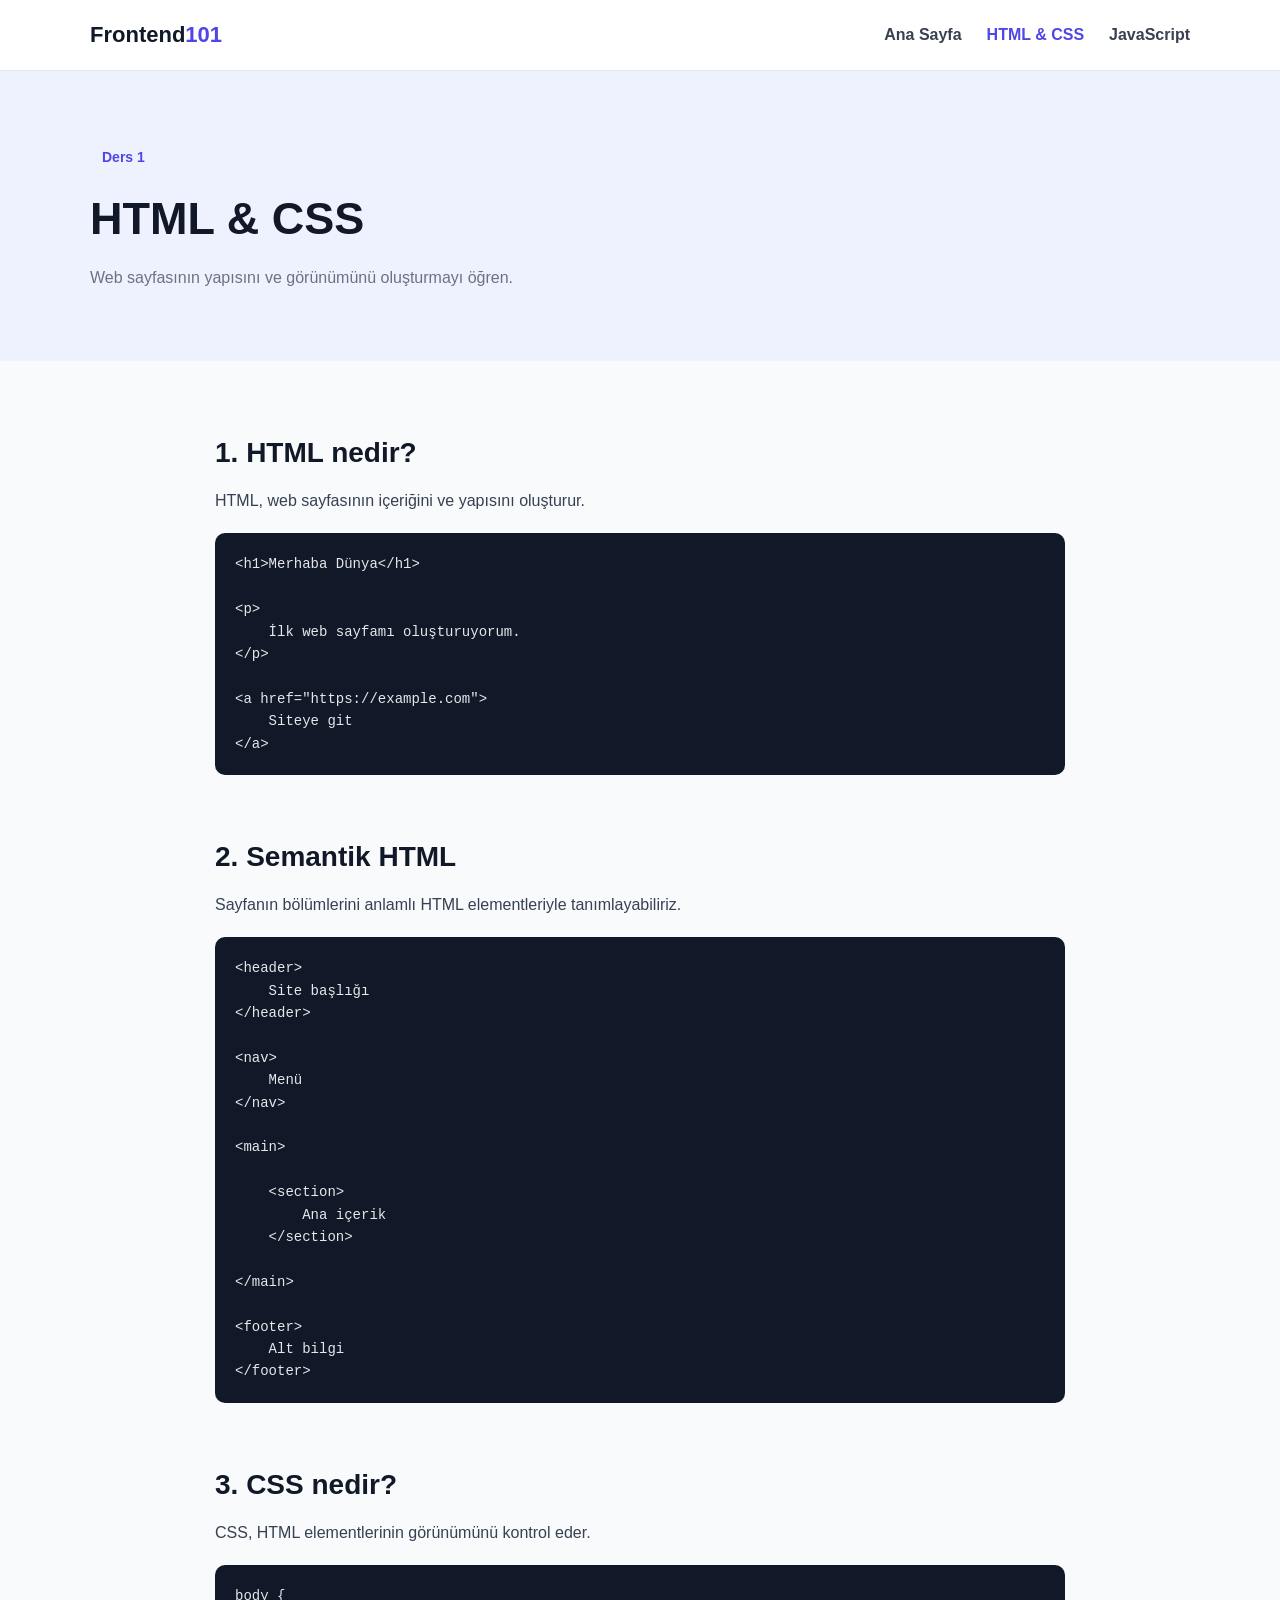
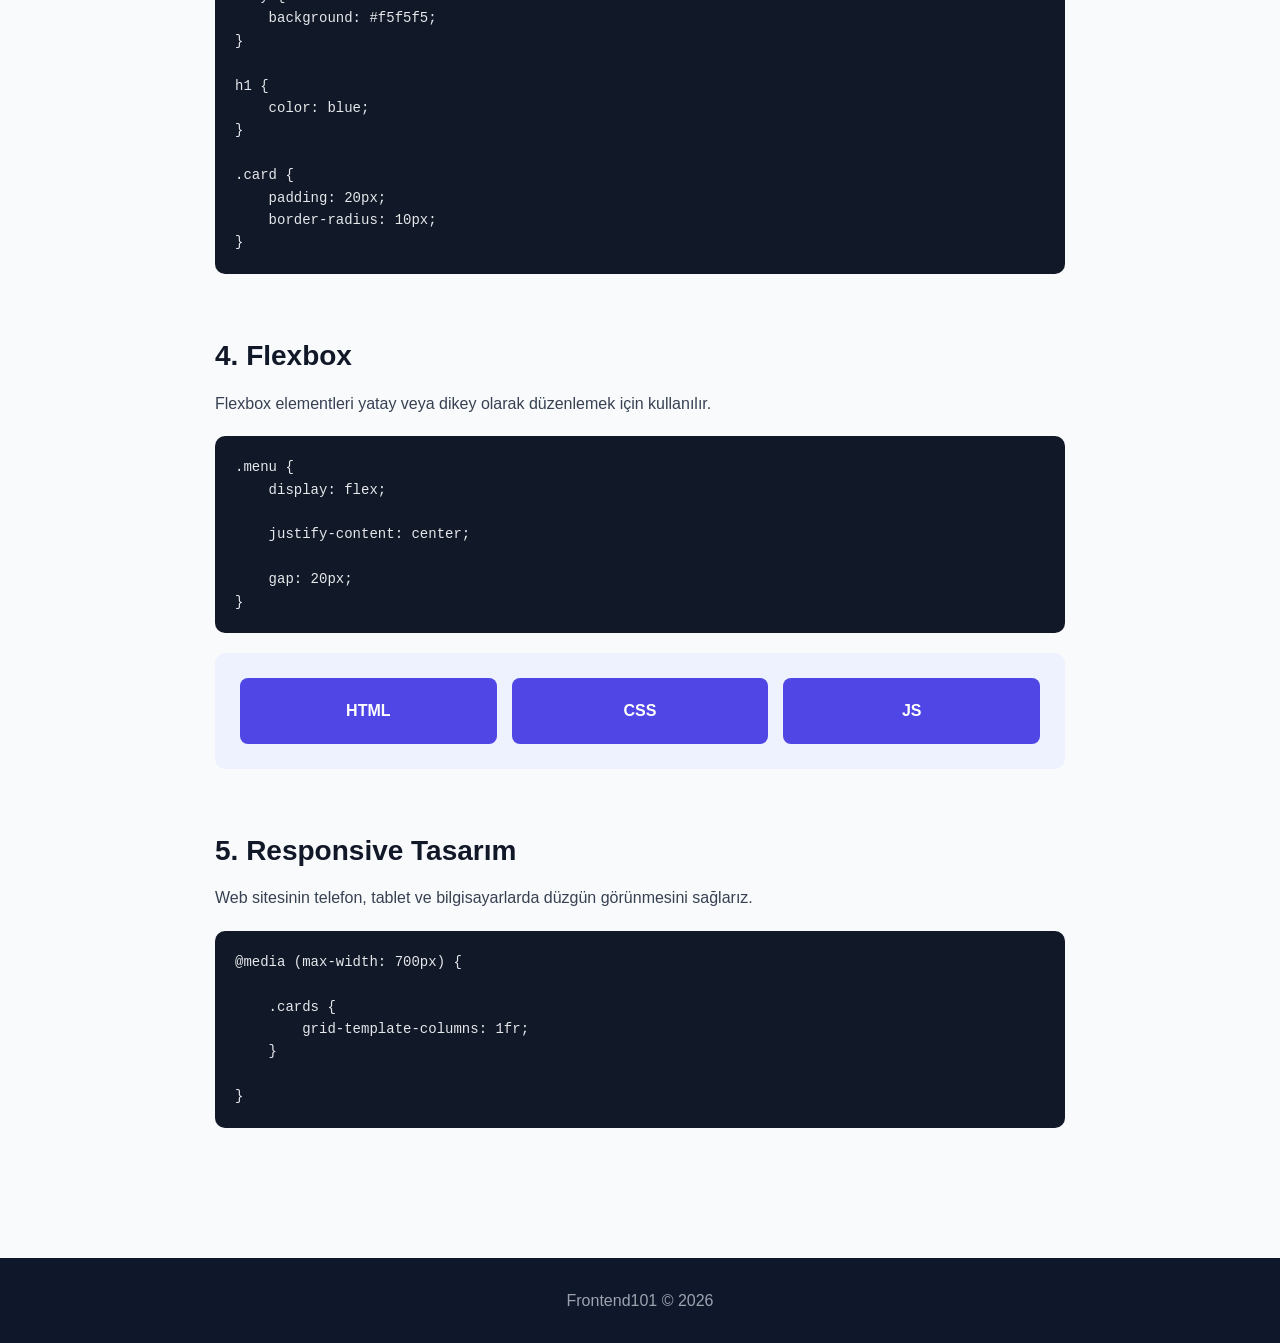
<file: WEB/uygulama1/html-css.html>
<!DOCTYPE html>
<html lang="tr">

<head>

    <meta charset="UTF-8">

    <meta
        name="viewport"
        content="width=device-width, initial-scale=1.0"
    >

    <title>HTML & CSS | Frontend101</title>

    <link rel="stylesheet" href="css/style.css">

</head>

<body>


<header>

    <div class="container navbar">

        <a href="index.html" class="logo">
            Frontend<span>101</span>
        </a>

        <button id="menuButton" class="menu-button">
            ☰
        </button>

        <nav id="navMenu">

            <a href="index.html">
                Ana Sayfa
            </a>

            <a href="html-css.html" class="active">
                HTML & CSS
            </a>

            <a href="javascript.html">
                JavaScript
            </a>

        </nav>

    </div>

</header>


<main>

<section class="page-title">

    <div class="container">

        <span class="badge">
            Ders 1
        </span>

        <h1>
            HTML & CSS
        </h1>

        <p>
            Web sayfasının yapısını ve görünümünü oluşturmayı öğren.
        </p>

    </div>

</section>


<section class="section">

<div class="container lesson">


    <!-- HTML -->

    <article>

        <h2>
            1. HTML nedir?
        </h2>

        <p>
            HTML, web sayfasının içeriğini ve yapısını oluşturur.
        </p>

        <pre><code>&lt;h1&gt;Merhaba Dünya&lt;/h1&gt;

&lt;p&gt;
    İlk web sayfamı oluşturuyorum.
&lt;/p&gt;

&lt;a href="https://example.com"&gt;
    Siteye git
&lt;/a&gt;</code></pre>

    </article>


    <!-- Semantic HTML -->

    <article>

        <h2>
            2. Semantik HTML
        </h2>

        <p>
            Sayfanın bölümlerini anlamlı HTML elementleriyle
            tanımlayabiliriz.
        </p>

        <pre><code>&lt;header&gt;
    Site başlığı
&lt;/header&gt;

&lt;nav&gt;
    Menü
&lt;/nav&gt;

&lt;main&gt;

    &lt;section&gt;
        Ana içerik
    &lt;/section&gt;

&lt;/main&gt;

&lt;footer&gt;
    Alt bilgi
&lt;/footer&gt;</code></pre>

    </article>


    <!-- CSS -->

    <article>

        <h2>
            3. CSS nedir?
        </h2>

        <p>
            CSS, HTML elementlerinin görünümünü kontrol eder.
        </p>

        <pre><code>body {
    background: #f5f5f5;
}

h1 {
    color: blue;
}

.card {
    padding: 20px;
    border-radius: 10px;
}</code></pre>

    </article>


    <!-- Flexbox -->

    <article>

        <h2>
            4. Flexbox
        </h2>

        <p>
            Flexbox elementleri yatay veya dikey olarak
            düzenlemek için kullanılır.
        </p>

        <pre><code>.menu {
    display: flex;

    justify-content: center;

    gap: 20px;
}</code></pre>


        <div class="flex-example">

            <div>HTML</div>
            <div>CSS</div>
            <div>JS</div>

        </div>

    </article>


    <!-- Responsive -->

    <article>

        <h2>
            5. Responsive Tasarım
        </h2>

        <p>
            Web sitesinin telefon, tablet ve bilgisayarlarda
            düzgün görünmesini sağlarız.
        </p>

        <pre><code>@media (max-width: 700px) {

    .cards {
        grid-template-columns: 1fr;
    }

}</code></pre>

    </article>


</div>

</section>

</main>


<footer>

    <div class="container">

        <p>
            Frontend101 ©
            <span id="year"></span>
        </p>

    </div>

</footer>


<script src="js/app.js"></script>

</body>
</html>
</file>
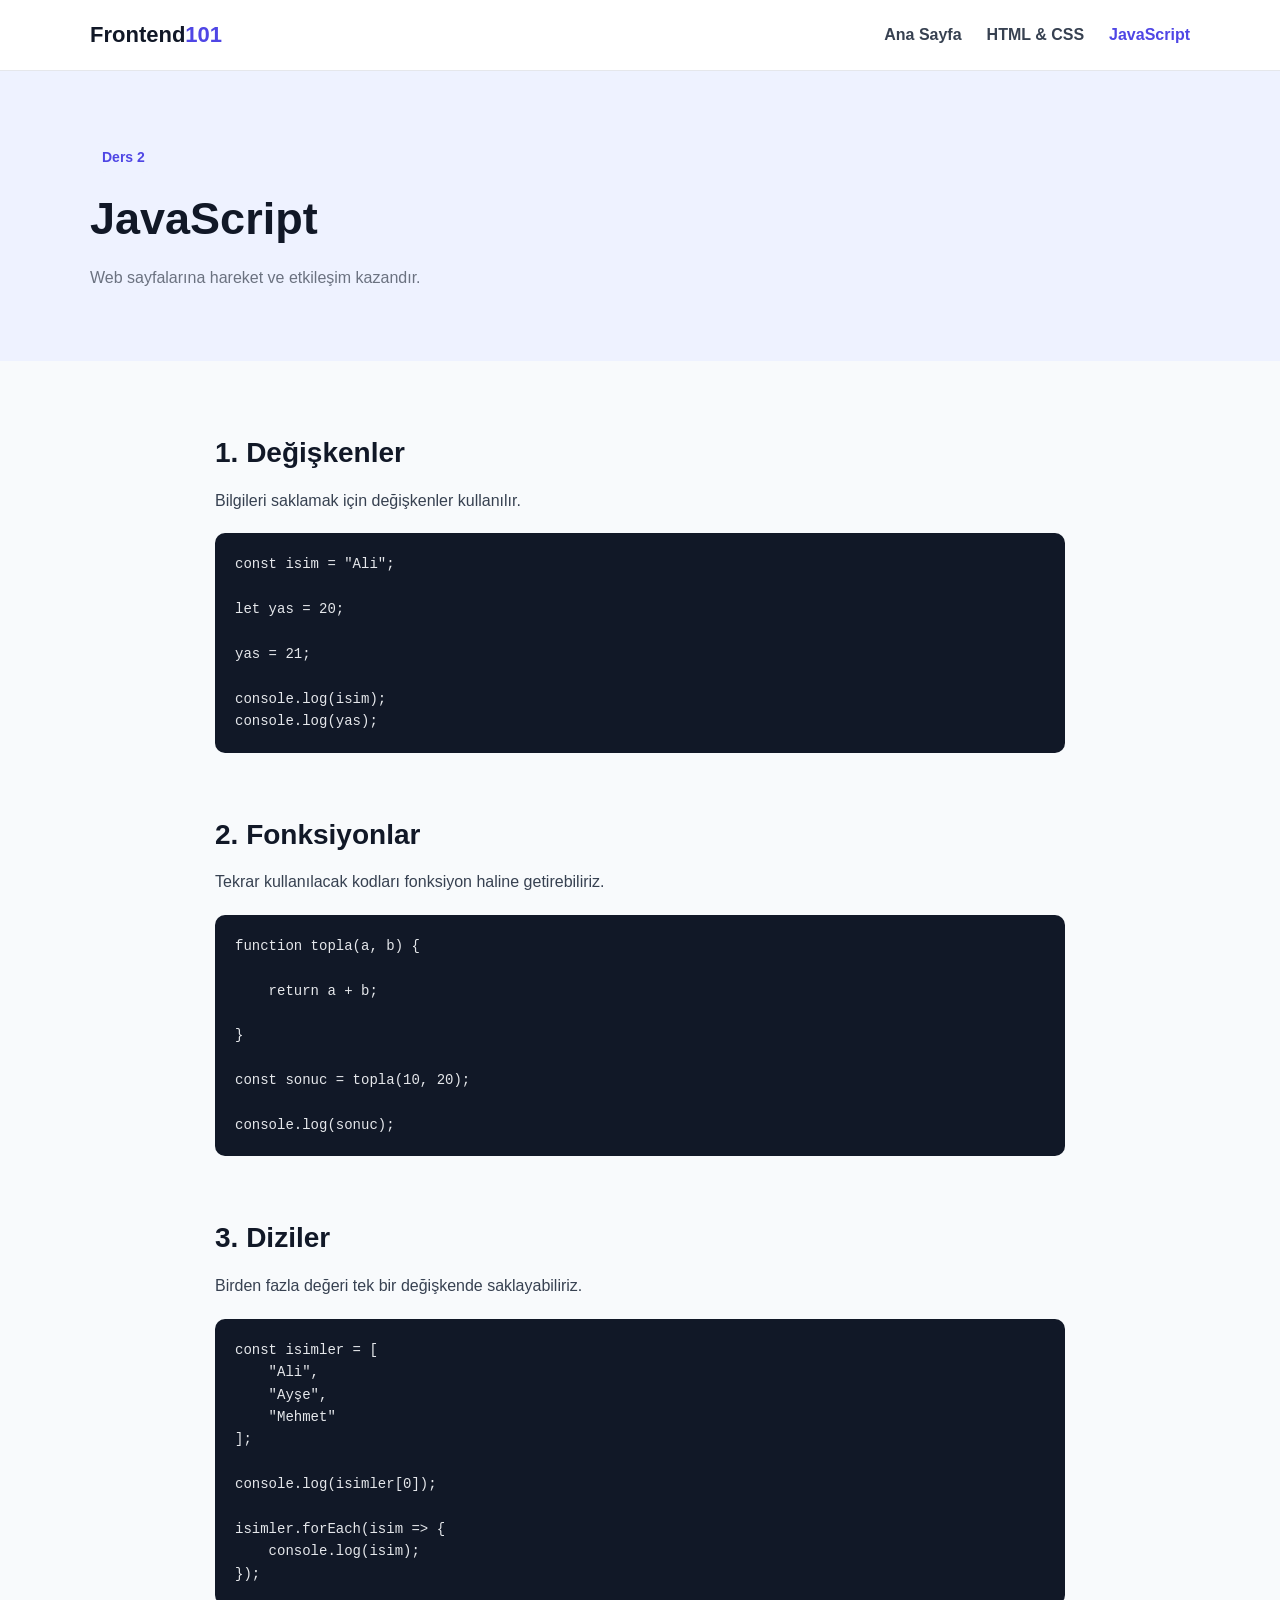
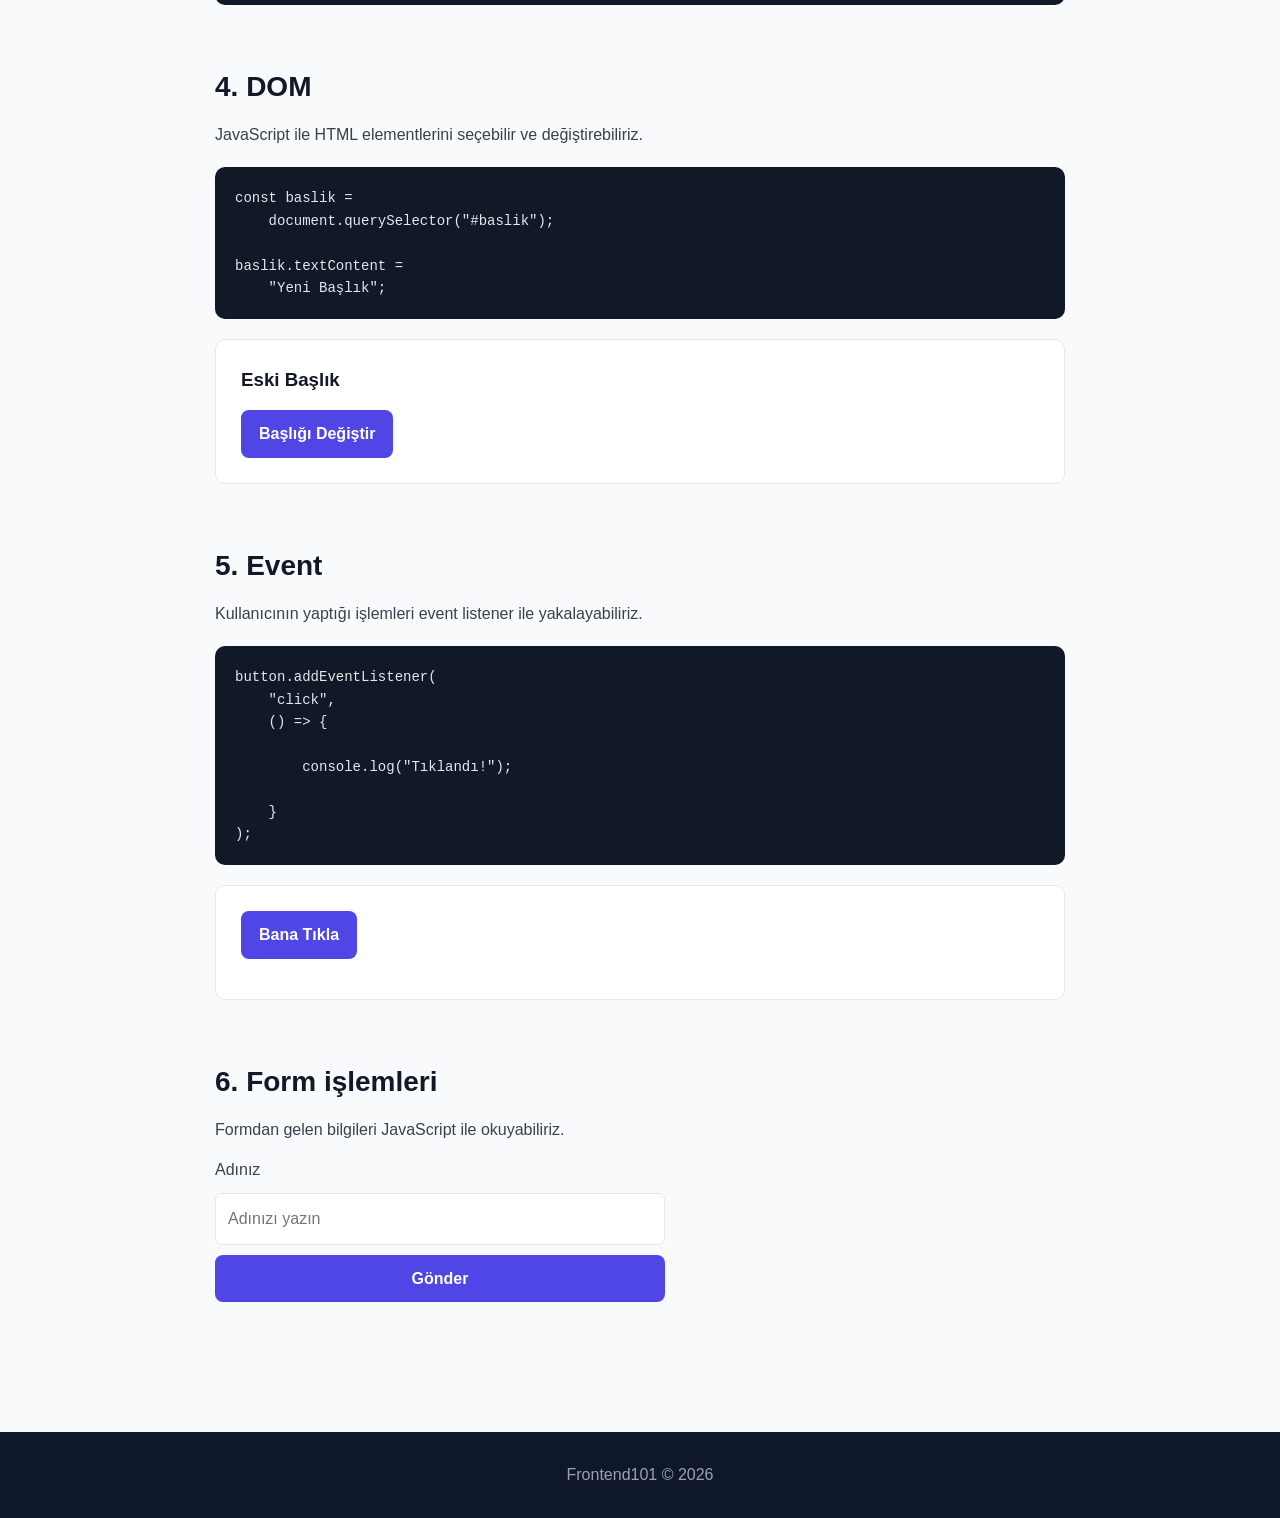
<file: WEB/uygulama1/javascript.html>
<!DOCTYPE html>
<html lang="tr">

<head>

    <meta charset="UTF-8">

    <meta
        name="viewport"
        content="width=device-width, initial-scale=1.0"
    >

    <title>JavaScript | Frontend101</title>

    <link rel="stylesheet" href="css/style.css">

</head>

<body>


<header>

    <div class="container navbar">

        <a href="index.html" class="logo">
            Frontend<span>101</span>
        </a>

        <button id="menuButton" class="menu-button">
            ☰
        </button>

        <nav id="navMenu">

            <a href="index.html">
                Ana Sayfa
            </a>

            <a href="html-css.html">
                HTML & CSS
            </a>

            <a href="javascript.html" class="active">
                JavaScript
            </a>

        </nav>

    </div>

</header>


<main>

<section class="page-title">

    <div class="container">

        <span class="badge">
            Ders 2
        </span>

        <h1>
            JavaScript
        </h1>

        <p>
            Web sayfalarına hareket ve etkileşim kazandır.
        </p>

    </div>

</section>


<section class="section">

<div class="container lesson">


    <!-- Değişken -->

    <article>

        <h2>
            1. Değişkenler
        </h2>

        <p>
            Bilgileri saklamak için değişkenler kullanılır.
        </p>

        <pre><code>const isim = "Ali";

let yas = 20;

yas = 21;

console.log(isim);
console.log(yas);</code></pre>

    </article>


    <!-- Fonksiyon -->

    <article>

        <h2>
            2. Fonksiyonlar
        </h2>

        <p>
            Tekrar kullanılacak kodları fonksiyon haline getirebiliriz.
        </p>

        <pre><code>function topla(a, b) {

    return a + b;

}

const sonuc = topla(10, 20);

console.log(sonuc);</code></pre>

    </article>


    <!-- Array -->

    <article>

        <h2>
            3. Diziler
        </h2>

        <p>
            Birden fazla değeri tek bir değişkende saklayabiliriz.
        </p>

        <pre><code>const isimler = [
    "Ali",
    "Ayşe",
    "Mehmet"
];

console.log(isimler[0]);

isimler.forEach(isim => {
    console.log(isim);
});</code></pre>

    </article>


    <!-- DOM -->

    <article>

        <h2>
            4. DOM
        </h2>

        <p>
            JavaScript ile HTML elementlerini seçebilir
            ve değiştirebiliriz.
        </p>

        <pre><code>const baslik =
    document.querySelector("#baslik");

baslik.textContent =
    "Yeni Başlık";</code></pre>


        <div class="example-box">

            <h3 id="baslik">
                Eski Başlık
            </h3>

            <button
                id="changeTitle"
                class="button"
            >
                Başlığı Değiştir
            </button>

        </div>

    </article>


    <!-- Event -->

    <article>

        <h2>
            5. Event
        </h2>

        <p>
            Kullanıcının yaptığı işlemleri event listener
            ile yakalayabiliriz.
        </p>

        <pre><code>button.addEventListener(
    "click",
    () => {

        console.log("Tıklandı!");

    }
);</code></pre>


        <div class="example-box">

            <button
                id="helloButton"
                class="button"
            >
                Bana Tıkla
            </button>

            <p id="message"></p>

        </div>

    </article>


    <!-- Form -->

    <article>

        <h2>
            6. Form işlemleri
        </h2>

        <p>
            Formdan gelen bilgileri JavaScript ile okuyabiliriz.
        </p>


        <form id="nameForm">

            <label for="name">
                Adınız
            </label>

            <input
                id="name"
                type="text"
                placeholder="Adınızı yazın"
            >

            <button
                type="submit"
                class="button"
            >
                Gönder
            </button>

        </form>


        <p id="formMessage"></p>

    </article>


</div>

</section>

</main>


<footer>

    <div class="container">

        <p>
            Frontend101 ©
            <span id="year"></span>
        </p>

    </div>

</footer>


<script src="js/app.js"></script>

</body>
</html>
</file>
<file: WEB/calisma/css/site.css>
* {
    /*margin:0px;
      padding:0px;*/
    font-family: 'Lucida Sans', 'Lucida Sans Regular', 'Lucida Grande', 'Lucida Sans Unicode', Geneva, Verdana, sans-serif;
}

html, body {
    height:100%;
}

body {
    background-color: #eeeeee;

}

#top-menu {
    list-style: none;
    background-color: #000;
    display: flex;
    align-content: space-between;
    justify-content: space-evenly;
    align-items: center;
    /* text-align:justify;*/
    margin-bottom:0px;
    margin-top:0px;
    padding-top:10px;
    padding-bottom:10px;

}

    #top-menu li {
        float: left;
        margin-left: 30px;
    }

        #top-menu li a {
            text-decoration: none;
            color: #00ff00;
        }

            #top-menu li a:hover {
                /*background-color:#fff;*/
                color: #ff0000;
            }

.sol {
    background-color: black;
    /*color: #00ff00;*/
    font-size: x-large;
    display: inline-block;
    float: left;
    width:19%;
    padding-right:1%;
    height:85%;
}

#left-menu {
    list-style: none;
    background-color: #000;
    /* display: block;*/
}

    #left-menu li {
        /* float: left;*/
        margin-bottom: 30px;
    }

        #left-menu li a {
            text-decoration: none;
            color: #00ff00;
        }

            #left-menu li a:hover {
                /*background-color:#fff;*/
                color: #ff0000;
/*                border:2px solid green;
                padding:15px;*/
            }

.content {
    display: inline-block;
    float: left; 
    width: 79%;  
    padding-left:1%;
    height:79%;
}

footer {
display:block;
}

header {
background-color:darkblue;
color:white;
}

    header h1 {
        margin-bottom:0px;    
    }
</file>
<file: WEB/HTML/site.css>
﻿body {
    background-color: #fCfCfC;
}

p {
    margin: 20px;
    border: 2px solid red;
    padding: 20px;
}

.menuItem {
    font-family: 'Segoe UI', Tahoma, Geneva, Verdana, sans-serif;
    font-size: x-large;
    color: white;
    background-color: darkgreen;
    font-weight: 700;
    border: 2px solid black;
    margin-bottom: 20px;
    padding: 10px 25px 10px 25px;
    text-align: center;
}

#menu {
    list-style: none;
    padding: 0px 5px 0px 5px;
}

#iletisim {
    border: 3px dotted red;
}

a {
    text-decoration: none;
}

.menuItem:hover {
    background-color: darkcyan;
}

#AnaDiv {
    width: 100%;
    height: 600px;
    font-size: 0px;
}

#SolUstDiv {
    width: 15%;
    height: 105px;
    background-color: #EB8E2A;
    display: inline-block;
    float: left;
}

#SagUstDiv {
    width: 85%;
    height: 105px;
    background-color: #1C9947;
    display: inline-block;
    /* float:right;*/
}

#SolAltDiv {
    width: 15%;
    height: 500px;
    background-color: #2A47EB;
    display: inline-block;
    float: left;
}

#SagAltDiv {
    width: 85%;
    height: 500px;
    background-color: #D1B5EB;
    display: inline-block;
    /*float: right;*/
}
</file>
<file: WEB/uygulama1/css/style.css>
/* ==================================================
   TEMEL AYARLAR
   ================================================== */

* {
    margin: 0;
    padding: 0;
    box-sizing: border-box;
}


:root {
    --primary: #4f46e5;
    --primary-dark: #3730a3;

    --dark: #111827;
    --text: #374151;
    --muted: #6b7280;

    --light: #f8fafc;
    --white: #ffffff;

    --border: #e5e7eb;
}


body {
    font-family:
        Arial,
        Helvetica,
        sans-serif;

    color: var(--text);

    background: var(--light);

    line-height: 1.6;
}


img {
    display: block;
    max-width: 100%;
}


a {
    text-decoration: none;
}


button,
input {
    font: inherit;
}


/* ==================================================
   GENEL
   ================================================== */

.container {
    width: 90%;
    max-width: 1100px;

    margin: auto;
}


.section {
    padding: 70px 0;
}


.badge {
    display: inline-block;

    padding: 5px 12px;

    border-radius: 20px;

    color: var(--primary);

    background: #eef2ff;

    font-size: 14px;

    font-weight: bold;
}


.button {
    display: inline-block;

    padding: 11px 18px;

    border: none;

    border-radius: 8px;

    color: white;

    background: var(--primary);

    font-weight: bold;

    cursor: pointer;
}


.button:hover {
    background: var(--primary-dark);
}


.button.secondary {
    color: var(--dark);

    background: white;

    border: 1px solid var(--border);
}


/* ==================================================
   HEADER
   ================================================== */

header {
    background: white;

    border-bottom:
        1px solid
        var(--border);
}


.navbar {
    min-height: 70px;

    display: flex;

    align-items: center;

    justify-content: space-between;
}


.logo {
    color: var(--dark);

    font-size: 22px;

    font-weight: bold;
}


.logo span {
    color: var(--primary);
}


nav {
    display: flex;

    gap: 25px;
}


nav a {
    color: var(--text);

    font-weight: 600;
}


nav a:hover,
nav a.active {
    color: var(--primary);
}


.menu-button {
    display: none;

    border: none;

    background: transparent;

    font-size: 24px;

    cursor: pointer;
}


/* ==================================================
   ANA SAYFA - HERO
   ================================================== */

.hero {
    padding: 80px 0;

    background:
        linear-gradient(
            135deg,
            #eef2ff,
            #f8fafc
        );
}


.hero-grid {
    display: grid;

    grid-template-columns:
        1fr 1fr;

    gap: 50px;

    align-items: center;
}


.hero h1 {
    margin: 15px 0;

    color: var(--dark);

    font-size:
        clamp(
            40px,
            6vw,
            65px
        );

    line-height: 1.1;
}


.hero h1 span {
    color: var(--primary);
}


.hero p {
    max-width: 550px;

    margin-bottom: 25px;

    color: var(--muted);

    font-size: 18px;
}


.hero-image {
    width: 100%;

    height: 400px;

    object-fit: cover;

    border-radius: 15px;

    box-shadow:
        0 15px 40px
        rgba(0, 0, 0, 0.15);
}


/* ==================================================
   SECTION BAŞLIĞI
   ================================================== */

.section-heading {
    max-width: 650px;

    margin-bottom: 40px;
}


.section-heading h2 {
    margin: 10px 0;

    color: var(--dark);

    font-size: 34px;
}


.section-heading p {
    color: var(--muted);
}


/* ==================================================
   KARTLAR
   ================================================== */

.cards {
    display: grid;

    grid-template-columns:
        repeat(3, 1fr);

    gap: 25px;
}


.card {
    overflow: hidden;

    background: white;

    border:
        1px solid
        var(--border);

    border-radius: 12px;

    transition:
        transform 0.2s;
}


.card:hover {
    transform:
        translateY(-5px);
}


.card img {
    width: 100%;

    height: 180px;

    object-fit: cover;
}


.card-body {
    padding: 25px;
}


.card h3 {
    margin-bottom: 8px;

    color: var(--dark);

    font-size: 22px;
}


.card p {
    margin-bottom: 15px;

    color: var(--muted);
}


.card a {
    color: var(--primary);

    font-weight: bold;
}


/* ==================================================
   JAVASCRIPT DEMO
   ================================================== */

.demo {
    padding: 70px 0;

    color: white;

    background: var(--dark);

    text-align: center;
}


.demo h2 {
    margin-bottom: 8px;
}


.demo p {
    color: #9ca3af;
}


.counter {
    max-width: 400px;

    margin: 30px auto 0;

    padding: 30px;

    border-radius: 12px;

    background: #1f2937;
}


.counter strong {
    display: block;

    margin-bottom: 20px;

    font-size: 60px;
}


.counter button {
    margin: 4px;
}


/* ==================================================
   SAYFA BAŞLIĞI
   ================================================== */

.page-title {
    padding: 70px 0;

    background:
        #eef2ff;
}


.page-title h1 {
    margin: 10px 0;

    color: var(--dark);

    font-size: 45px;
}


.page-title p {
    color: var(--muted);
}


/* ==================================================
   DERSLER
   ================================================== */

.lesson {
    max-width: 850px;
}


.lesson article {
    margin-bottom: 60px;
}


.lesson h2 {
    margin-bottom: 12px;

    color: var(--dark);

    font-size: 28px;
}


.lesson p {
    margin-bottom: 15px;
}


pre {
    overflow-x: auto;

    margin: 20px 0;

    padding: 20px;

    border-radius: 10px;

    color: #e5e7eb;

    background: #111827;

    font-size: 14px;

    line-height: 1.6;
}


code {
    font-family:
        Consolas,
        Monaco,
        monospace;
}


/* ==================================================
   FLEXBOX ÖRNEĞİ
   ================================================== */

.flex-example {
    display: flex;

    gap: 15px;

    padding: 25px;

    background: #eef2ff;

    border-radius: 10px;
}


.flex-example div {
    flex: 1;

    padding: 20px;

    color: white;

    background: var(--primary);

    border-radius: 8px;

    text-align: center;

    font-weight: bold;
}


/* ==================================================
   ETKİLEŞİMLİ ÖRNEK
   ================================================== */

.example-box {
    margin-top: 20px;

    padding: 25px;

    background: white;

    border:
        1px solid
        var(--border);

    border-radius: 10px;
}


.example-box h3 {
    margin-bottom: 15px;

    color: var(--dark);
}


/* ==================================================
   FORM
   ================================================== */

form {
    max-width: 450px;

    display: flex;

    flex-direction: column;

    gap: 10px;
}


input {
    padding: 12px;

    border:
        1px solid
        var(--border);

    border-radius: 7px;
}


input:focus {
    outline: 2px solid #c7d2fe;

    border-color:
        var(--primary);
}


/* ==================================================
   FOOTER
   ================================================== */

footer {
    padding: 30px 0;

    color: #9ca3af;

    background: #0f172a;

    text-align: center;
}


/* ==================================================
   TABLET / MOBİL
   ================================================== */

@media (max-width: 750px) {

    .menu-button {
        display: block;
    }


    nav {
        display: none;

        position: absolute;

        top: 70px;

        left: 0;

        right: 0;

        flex-direction: column;

        gap: 15px;

        padding: 20px;

        background: white;

        border-bottom:
            1px solid
            var(--border);
    }


    nav.open {
        display: flex;
    }


    .hero-grid {
        grid-template-columns: 1fr;
    }


    .hero-image {
        height: 300px;
    }


    .cards {
        grid-template-columns: 1fr;
    }


    .flex-example {
        flex-direction: column;
    }

}


/* ==================================================
   KÜÇÜK EKRAN
   ================================================== */

@media (max-width: 500px) {

    .hero {
        padding: 55px 0;
    }


    .hero h1 {
        font-size: 40px;
    }


    .page-title h1 {
        font-size: 36px;
    }


    .section {
        padding: 50px 0;
    }

}
</file>
